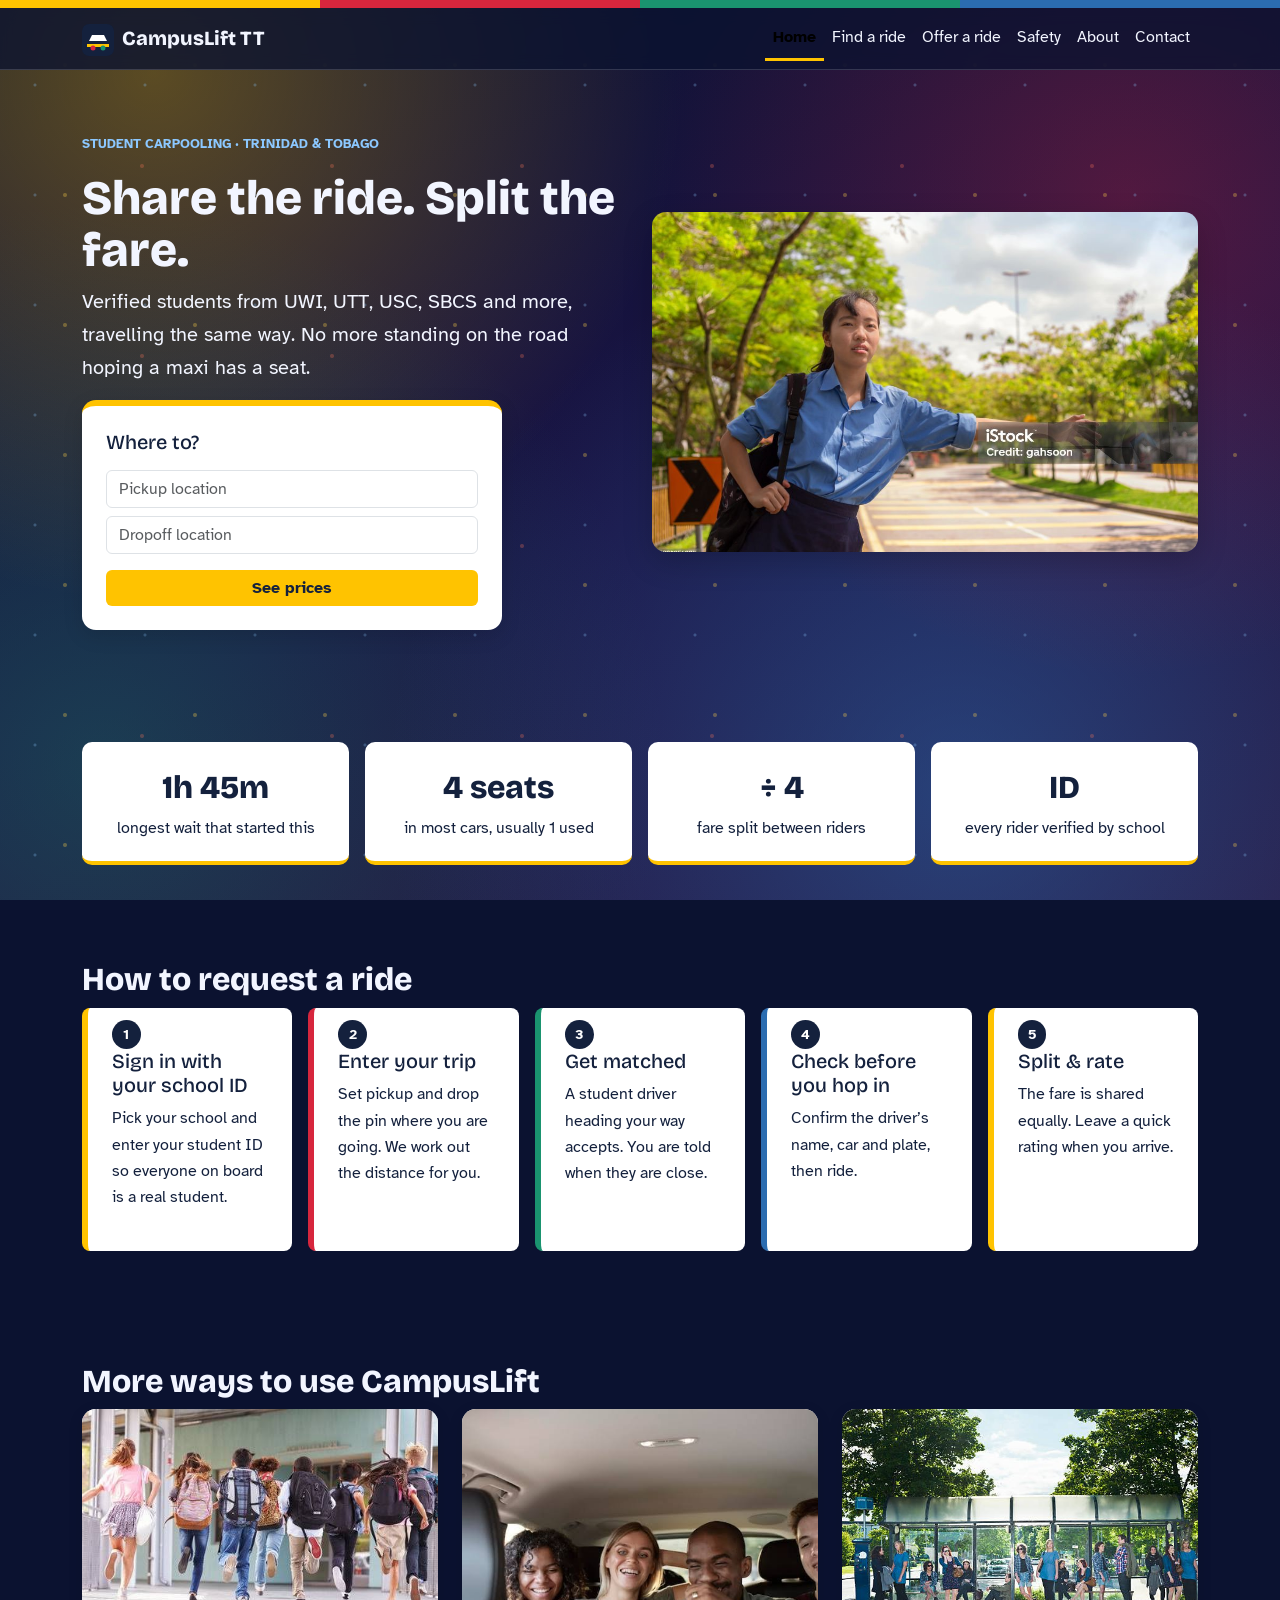
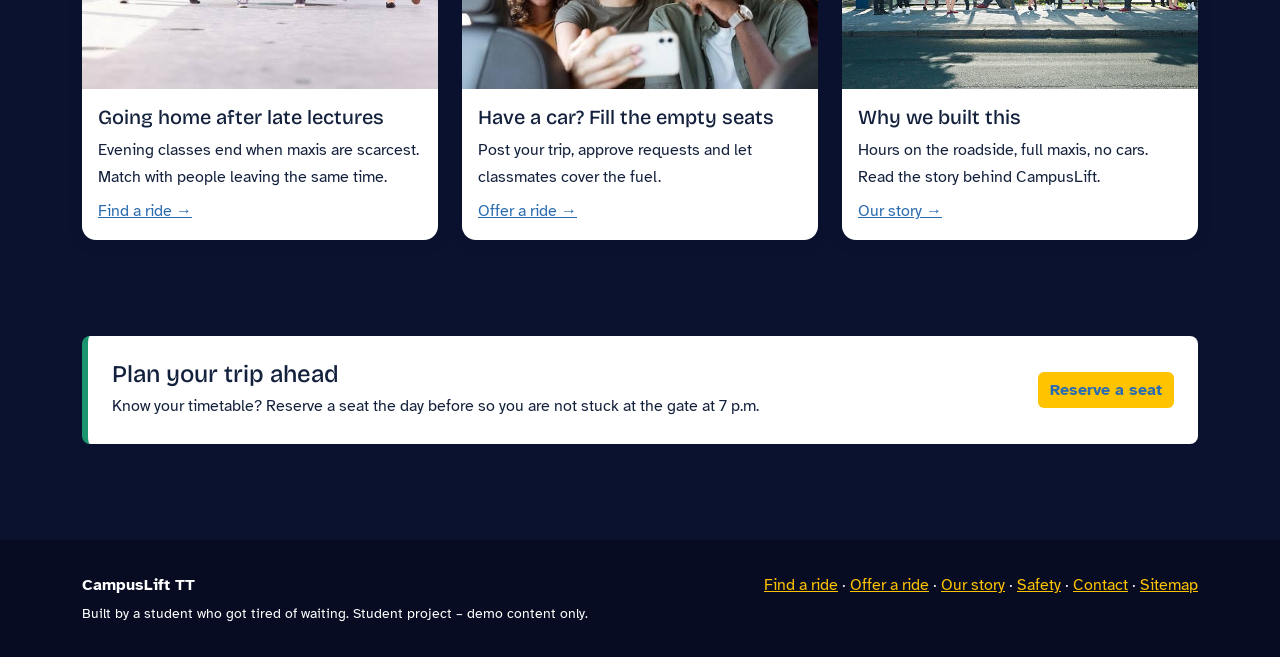
<file: index.html>
<!doctype html>
<html lang="en">
  <head>
    <meta charset="utf-8">
    <meta name="viewport" content="width=device-width,initial-scale=1">
    <title>Student carpooling in Trinidad &amp; Tobago | CampusLift TT</title>
    <meta
      name="description"
      content="Verified students sharing rides between campuses and home across Trinidad and Tobago. Split the fare.">
    <link rel="canonical" href="https://campuslift.github.io/Ezekiel.github.io/index.html">
    <link rel="icon" href="img/logo.svg">
    <link rel="preconnect" href="https://fonts.googleapis.com">
    <link rel="preconnect" href="https://fonts.gstatic.com" crossorigin>
    <link
      href="https://fonts.googleapis.com/css2?family=Atkinson+Hyperlegible:wght@400;700&family=Bricolage+Grotesque:wght@700;800&display=swap"
      rel="stylesheet">
    <link
      href="https://cdn.jsdelivr.net/npm/bootstrap@5.3.3/dist/css/bootstrap.min.css"
      rel="stylesheet">
    <link href="css/styles.css?v=1.6" rel="stylesheet">
  </head>
  <body>
    <a class="visually-hidden-focusable" href="#main">Skip to content</a>
    <div class="route-stripe" role="presentation"></div>
    <header>
      <nav class="navbar navbar-expand-md" aria-label="Main">
        <div class="container">
          <a class="navbar-brand" href="index.html"
            ><img src="img/logo.svg" width="32" height="32" alt="" class="me-2">CampusLift TT</a
          >
          <button
            class="navbar-toggler"
            type="button"
            data-bs-toggle="collapse"
            data-bs-target="#nav"
            aria-controls="nav"
            aria-expanded="false"
            aria-label="Toggle navigation"
          >
            <span class="navbar-toggler-icon"></span>
          </button>
          <div class="collapse navbar-collapse" id="nav">
            <ul class="navbar-nav ms-auto">
              <li class="nav-item">
                <a class="nav-link active" aria-current="page" href="index.html">Home</a>
              </li>
              <li class="nav-item"><a class="nav-link" href="find-ride.html">Find a ride</a></li>
              <li class="nav-item"><a class="nav-link" href="offer-ride.html">Offer a ride</a></li>
              <li class="nav-item"><a class="nav-link" href="safety.html">Safety</a></li>
              <li class="nav-item"><a class="nav-link" href="about.html">About</a></li>
              <li class="nav-item"><a class="nav-link" href="contact.html">Contact</a></li>
            </ul>
          </div>
        </div>
      </nav>
    </header>
    <main id="main">
      <div class="container">
        <section class="hero">
          <div class="row align-items-center g-4">
            <div class="col-lg-6">
              <p class="eyebrow">Student carpooling &middot; Trinidad &amp; Tobago</p>
              <h1>Share the ride. Split the fare.</h1>
              <p class="lead">
                Verified students from UWI, UTT, USC, SBCS and more, travelling the same way. No
                more standing on the road hoping a maxi has a seat.
              </p>
              <form
                class="where-card"
                action="find-ride.html"
                method="get"
                aria-label="Quick trip search"
              >
                <h2 class="h5 mb-3">Where to?</h2>
                <label class="visually-hidden" for="hp">Pickup location</label
                ><input
                  id="hp"
                  name="from"
                  class="form-control mb-2"
                  list="places"
                  placeholder="Pickup location"
                  autocomplete="off">
                <label class="visually-hidden" for="hd">Dropoff location</label
                ><input
                  id="hd"
                  name="to"
                  class="form-control mb-3"
                  list="places"
                  placeholder="Dropoff location"
                  autocomplete="off">
                <button class="btn btn-go w-100" type="submit">See prices</button>
              </form>
              <datalist id="places">
                <option value="UWI St. Augustine"></option>
                <option value="UTT Valsayn"></option>
                <option value="USC Maracas"></option>
                <option value="Port of Spain"></option>
                <option value="Chaguanas"></option>
                <option value="San Fernando"></option>
                <option value="Arima"></option>
                <option value="Piarco Airport"></option>
              </datalist>
            </div>
            <div class="col-lg-6">
              <img
                src="img/photos/hero-students.jpg"
                data-fallback="img/hero.svg"
                class="hero-img photo"
                width="640"
                height="400"
                alt="A student in school uniform holding out her arm to flag down a ride">
            </div>
          </div>
        </section>

        <section class="stats" aria-label="Why students use CampusLift">
          <div class="row g-3 text-center">
            <div class="col-6 col-md-3">
              <div class="stat">
                <span class="num">1h 45m</span><span>longest wait that started this</span>
              </div>
            </div>
            <div class="col-6 col-md-3">
              <div class="stat">
                <span class="num">4 seats</span><span>in most cars, usually 1 used</span>
              </div>
            </div>
            <div class="col-6 col-md-3">
              <div class="stat">
                <span class="num">&divide; 4</span><span>fare split between riders</span>
              </div>
            </div>
            <div class="col-6 col-md-3">
              <div class="stat">
                <span class="num">ID</span><span>every rider verified by school</span>
              </div>
            </div>
          </div>
        </section>

        <section aria-labelledby="how">
          <h2 id="how">How to request a ride</h2>
          <ol class="row g-3 list-unstyled steps">
            <li class="col-md">
              <div class="panel">
                <span class="n">1</span>
                <h3 class="h5">Sign in with your school ID</h3>
                <p>
                  Pick your school and enter your student ID so everyone on board is a real student.
                </p>
              </div>
            </li>
            <li class="col-md">
              <div class="panel red">
                <span class="n">2</span>
                <h3 class="h5">Enter your trip</h3>
                <p>
                  Set pickup and drop the pin where you are going. We work out the distance for you.
                </p>
              </div>
            </li>
            <li class="col-md">
              <div class="panel green">
                <span class="n">3</span>
                <h3 class="h5">Get matched</h3>
                <p>A student driver heading your way accepts. You are told when they are close.</p>
              </div>
            </li>
            <li class="col-md">
              <div class="panel blue">
                <span class="n">4</span>
                <h3 class="h5">Check before you hop in</h3>
                <p>Confirm the driver&rsquo;s name, car and plate, then ride.</p>
              </div>
            </li>
            <li class="col-md">
              <div class="panel">
                <span class="n">5</span>
                <h3 class="h5">Split &amp; rate</h3>
                <p>The fare is shared equally. Leave a quick rating when you arrive.</p>
              </div>
            </li>
          </ol>
        </section>

        <section aria-labelledby="more">
          <h2 id="more">More ways to use CampusLift</h2>
          <div class="row g-4">
            <div class="col-md-4">
              <article class="card-photo h-100">
                <img
                  class="photo"
                  src="img/photos/campus-students.jpg"
                  data-fallback="img/campus.svg"
                  loading="lazy"
                  width="640"
                  height="400"
                  alt="Students running out of school together with their backpacks">
                <div class="p-3">
                  <h3 class="h5">Going home after late lectures</h3>
                  <p class="mb-2">
                    Evening classes end when maxis are scarcest. Match with people leaving the same
                    time.
                  </p>
                  <a href="find-ride.html">Find a ride &rarr;</a>
                </div>
              </article>
            </div>
            <div class="col-md-4">
              <article class="card-photo h-100">
                <img
                  class="photo"
                  src="img/photos/carpool-friends.jpg"
                  data-fallback="img/carpool.svg"
                  loading="lazy"
                  width="640"
                  height="400"
                  alt="Four friends laughing together in a car">
                <div class="p-3">
                  <h3 class="h5">Have a car? Fill the empty seats</h3>
                  <p class="mb-2">
                    Post your trip, approve requests and let classmates cover the fuel.
                  </p>
                  <a href="offer-ride.html">Offer a ride &rarr;</a>
                </div>
              </article>
            </div>
            <div class="col-md-4">
              <article class="card-photo h-100">
                <img
                  class="photo"
                  src="img/photos/waiting-roadside.jpg"
                  data-fallback="img/waiting.svg"
                  loading="lazy"
                  width="640"
                  height="400"
                  alt="A group of people waiting together at a bus shelter">
                <div class="p-3">
                  <h3 class="h5">Why we built this</h3>
                  <p class="mb-2">
                    Hours on the roadside, full maxis, no cars. Read the story behind CampusLift.
                  </p>
                  <a href="about.html">Our story &rarr;</a>
                </div>
              </article>
            </div>
          </div>
        </section>

        <section aria-labelledby="plan">
          <div class="panel green d-md-flex justify-content-between align-items-center gap-3">
            <div>
              <h2 id="plan" class="h4 mb-1">Plan your trip ahead</h2>
              <p class="mb-0">
                Know your timetable? Reserve a seat the day before so you are not stuck at the gate
                at 7 p.m.
              </p>
            </div>
            <a class="btn btn-go mt-3 mt-md-0" href="find-ride.html">Reserve a seat</a>
          </div>
        </section>
      </div>
    </main>
    <footer>
      <div class="container">
        <div class="row g-3">
          <div class="col-md-6">
            <p class="mb-1"><strong>CampusLift TT</strong></p>
            <p class="mb-0 small">
              Built by a student who got tired of waiting. Student project &ndash; demo content
              only.
            </p>
          </div>
          <div class="col-md-6 text-md-end">
            <p class="mb-0">
              <a href="find-ride.html">Find a ride</a> &middot;
              <a href="offer-ride.html">Offer a ride</a> &middot;
              <a href="about.html">Our story</a> &middot; <a href="safety.html">Safety</a> &middot;
              <a href="contact.html">Contact</a> &middot; <a href="sitemap.xml">Sitemap</a>
            </p>
          </div>
        </div>
      </div>
    </footer>
    <script
      src="https://cdn.jsdelivr.net/npm/bootstrap@5.3.3/dist/js/bootstrap.bundle.min.js"
      defer
    ></script>
    <script src="js/main.js?v=1.6" defer></script>
    <script type="application/ld+json">
      {
        "@context": "https://schema.org",
        "@type": "WebSite",
        "name": "CampusLift TT",
        "url": "https://campuslift.github.io/Ezekiel.github.io/"
      }
    </script>
  </body>
</html>
</file>
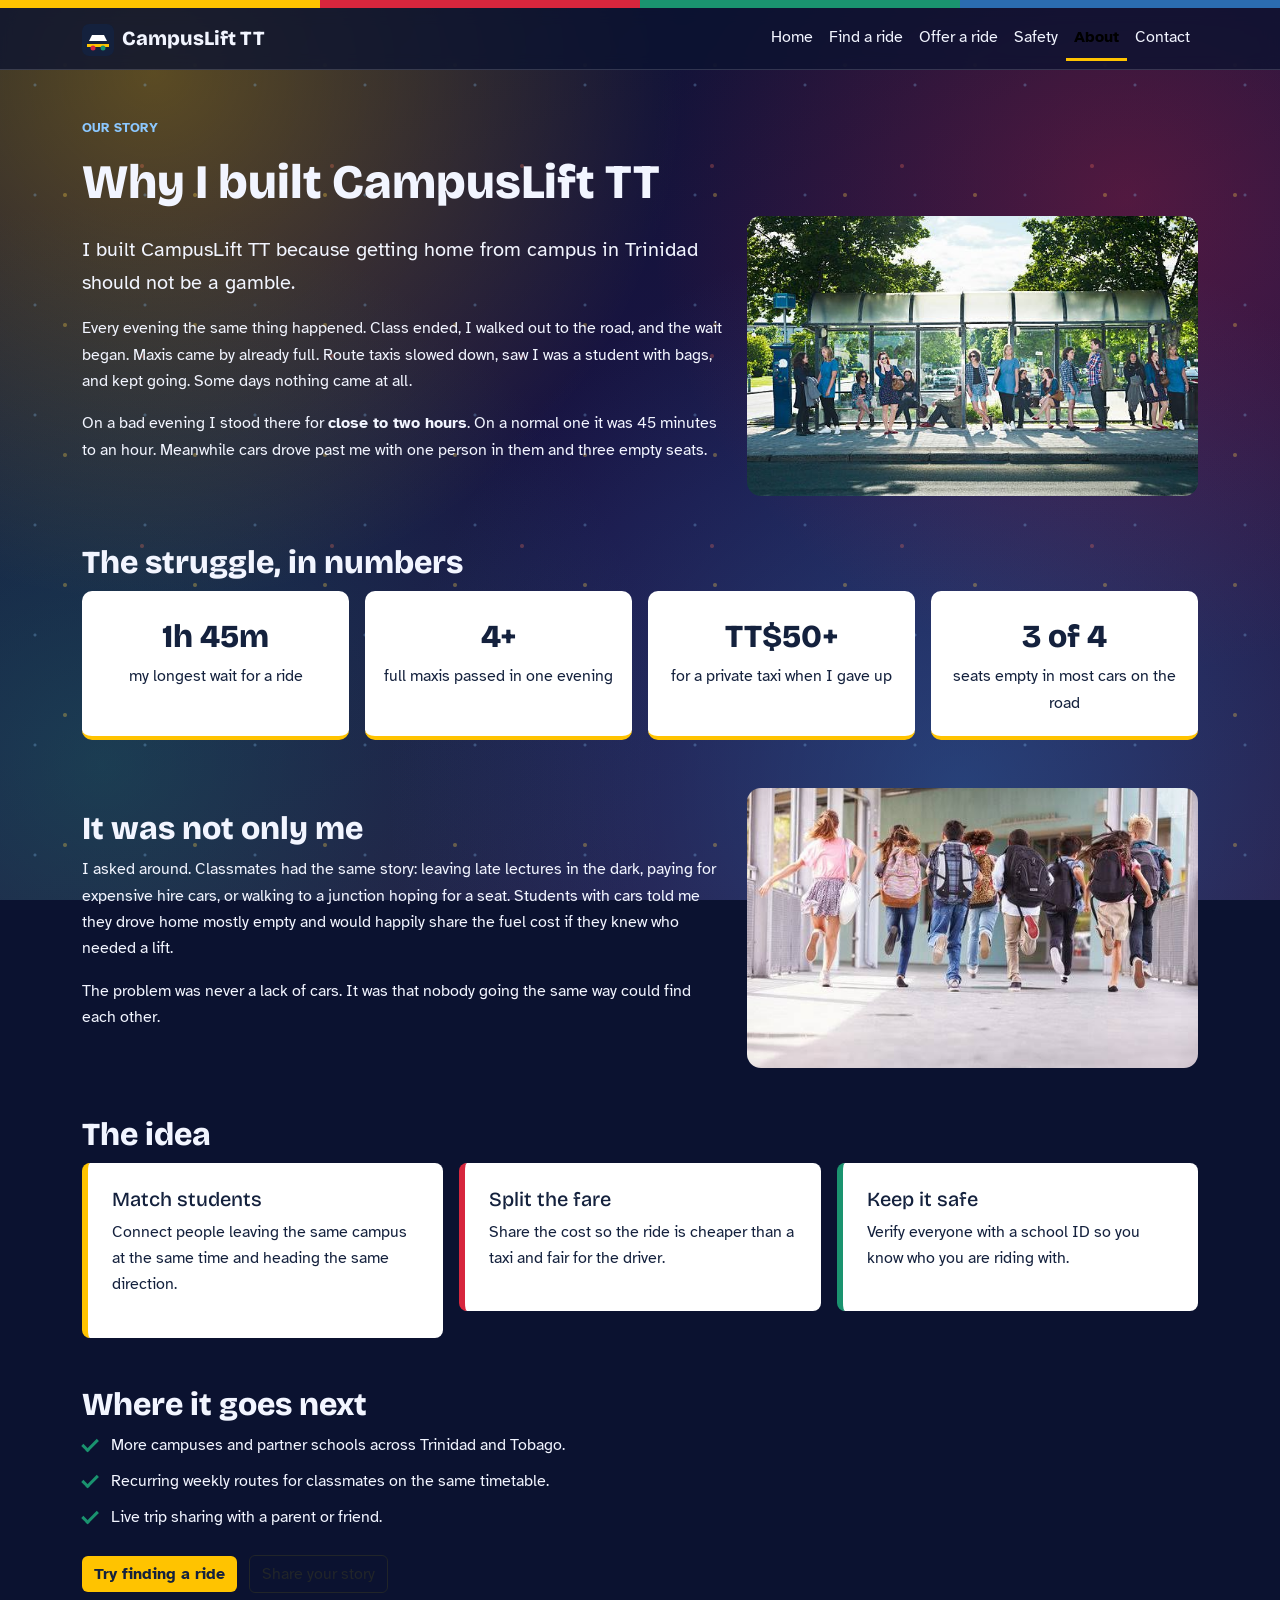
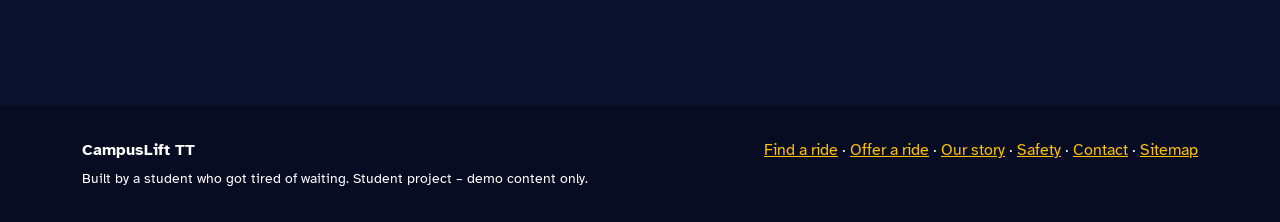
<file: about.html>
<!doctype html>
<html lang="en">
  <head>
    <meta charset="utf-8">
    <meta name="viewport" content="width=device-width,initial-scale=1">
    <title>About | CampusLift TT</title>
    <meta
      name="description"
      content="Why a Trinidad student built CampusLift TT after long waits for full maxis and scarce cars.">
    <link rel="canonical" href="https://campuslift.github.io/Ezekiel.github.io/about.html">
    <link rel="icon" href="img/logo.svg">
    <link rel="preconnect" href="https://fonts.googleapis.com">
    <link rel="preconnect" href="https://fonts.gstatic.com" crossorigin>
    <link
      href="https://fonts.googleapis.com/css2?family=Atkinson+Hyperlegible:wght@400;700&family=Bricolage+Grotesque:wght@700;800&display=swap"
      rel="stylesheet">
    <link
      href="https://cdn.jsdelivr.net/npm/bootstrap@5.3.3/dist/css/bootstrap.min.css"
      rel="stylesheet">
    <link href="css/styles.css?v=1.6" rel="stylesheet">
  </head>
  <body>
    <a class="visually-hidden-focusable" href="#main">Skip to content</a>
    <div class="route-stripe" role="presentation"></div>
    <header>
      <nav class="navbar navbar-expand-md" aria-label="Main">
        <div class="container">
          <a class="navbar-brand" href="index.html"
            ><img src="img/logo.svg" width="32" height="32" alt="" class="me-2">CampusLift TT</a
          >
          <button
            class="navbar-toggler"
            type="button"
            data-bs-toggle="collapse"
            data-bs-target="#nav"
            aria-controls="nav"
            aria-expanded="false"
            aria-label="Toggle navigation"
          >
            <span class="navbar-toggler-icon"></span>
          </button>
          <div class="collapse navbar-collapse" id="nav">
            <ul class="navbar-nav ms-auto">
              <li class="nav-item"><a class="nav-link" href="index.html">Home</a></li>
              <li class="nav-item"><a class="nav-link" href="find-ride.html">Find a ride</a></li>
              <li class="nav-item"><a class="nav-link" href="offer-ride.html">Offer a ride</a></li>
              <li class="nav-item"><a class="nav-link" href="safety.html">Safety</a></li>
              <li class="nav-item">
                <a class="nav-link active" aria-current="page" href="about.html">About</a>
              </li>
              <li class="nav-item"><a class="nav-link" href="contact.html">Contact</a></li>
            </ul>
          </div>
        </div>
      </nav>
    </header>
    <main id="main">
      <div class="container">
        <section>
          <p class="eyebrow">Our story</p>
          <h1>Why I built CampusLift TT</h1>
          <div class="row g-4 align-items-center">
            <div class="col-md-7">
              <p class="lead">
                I built CampusLift TT because getting home from campus in Trinidad should not be a
                gamble.
              </p>
              <!-- EDIT: replace the personal details and numbers below with your real ones. -->
              <p>
                Every evening the same thing happened. Class ended, I walked out to the road, and
                the wait began. Maxis came by already full. Route taxis slowed down, saw I was a
                student with bags, and kept going. Some days nothing came at all.
              </p>
              <p>
                On a bad evening I stood there for <strong>close to two hours</strong>. On a normal
                one it was 45 minutes to an hour. Meanwhile cars drove past me with one person in
                them and three empty seats.
              </p>
            </div>
            <div class="col-md-5">
              <img
                src="img/photos/waiting-roadside.jpg"
                data-fallback="img/waiting.svg"
                class="photo"
                width="640"
                height="400"
                alt="A group of people waiting together at a bus shelter">
            </div>
          </div>
        </section>

        <section class="pt-0">
          <h2>The struggle, in numbers</h2>
          <div class="row g-3 text-center">
            <div class="col-6 col-md-3">
              <div class="stat">
                <span class="num">1h 45m</span><span>my longest wait for a ride</span>
              </div>
            </div>
            <div class="col-6 col-md-3">
              <div class="stat">
                <span class="num">4+</span><span>full maxis passed in one evening</span>
              </div>
            </div>
            <div class="col-6 col-md-3">
              <div class="stat">
                <span class="num">TT$50+</span><span>for a private taxi when I gave up</span>
              </div>
            </div>
            <div class="col-6 col-md-3">
              <div class="stat">
                <span class="num">3 of 4</span><span>seats empty in most cars on the road</span>
              </div>
            </div>
          </div>
        </section>

        <section class="pt-0">
          <div class="row g-4 align-items-center">
            <div class="col-md-5 order-md-2">
              <img
                src="img/photos/campus-students.jpg"
                data-fallback="img/campus.svg"
                class="photo"
                loading="lazy"
                width="640"
                height="400"
                alt="Students running out of school together with their backpacks">
            </div>
            <div class="col-md-7 order-md-1">
              <h2>It was not only me</h2>
              <p>
                I asked around. Classmates had the same story: leaving late lectures in the dark,
                paying for expensive hire cars, or walking to a junction hoping for a seat. Students
                with cars told me they drove home mostly empty and would happily share the fuel cost
                if they knew who needed a lift.
              </p>
              <p>
                The problem was never a lack of cars. It was that nobody going the same way could
                find each other.
              </p>
            </div>
          </div>
        </section>

        <section class="pt-0">
          <h2>The idea</h2>
          <div class="row g-3">
            <div class="col-md-4">
              <div class="panel">
                <h3 class="h5">Match students</h3>
                <p>
                  Connect people leaving the same campus at the same time and heading the same
                  direction.
                </p>
              </div>
            </div>
            <div class="col-md-4">
              <div class="panel red">
                <h3 class="h5">Split the fare</h3>
                <p>Share the cost so the ride is cheaper than a taxi and fair for the driver.</p>
              </div>
            </div>
            <div class="col-md-4">
              <div class="panel green">
                <h3 class="h5">Keep it safe</h3>
                <p>Verify everyone with a school ID so you know who you are riding with.</p>
              </div>
            </div>
          </div>
        </section>

        <section class="pt-0">
          <h2>Where it goes next</h2>
          <ul class="tick list-unstyled">
            <li>More campuses and partner schools across Trinidad and Tobago.</li>
            <li>Recurring weekly routes for classmates on the same timetable.</li>
            <li>Live trip sharing with a parent or friend.</li>
          </ul>
          <p class="mt-4">
            <a class="btn btn-go" href="find-ride.html">Try finding a ride</a>
            <a class="btn btn-outline-dark ms-2" href="contact.html">Share your story</a>
          </p>
        </section>
      </div>
    </main>
    <footer>
      <div class="container">
        <div class="row g-3">
          <div class="col-md-6">
            <p class="mb-1"><strong>CampusLift TT</strong></p>
            <p class="mb-0 small">
              Built by a student who got tired of waiting. Student project &ndash; demo content
              only.
            </p>
          </div>
          <div class="col-md-6 text-md-end">
            <p class="mb-0">
              <a href="find-ride.html">Find a ride</a> &middot;
              <a href="offer-ride.html">Offer a ride</a> &middot;
              <a href="about.html">Our story</a> &middot; <a href="safety.html">Safety</a> &middot;
              <a href="contact.html">Contact</a> &middot; <a href="sitemap.xml">Sitemap</a>
            </p>
          </div>
        </div>
      </div>
    </footer>
    <script
      src="https://cdn.jsdelivr.net/npm/bootstrap@5.3.3/dist/js/bootstrap.bundle.min.js"
      defer
    ></script>
    <script src="js/main.js?v=1.6" defer></script>
  </body>
</html>
</file>
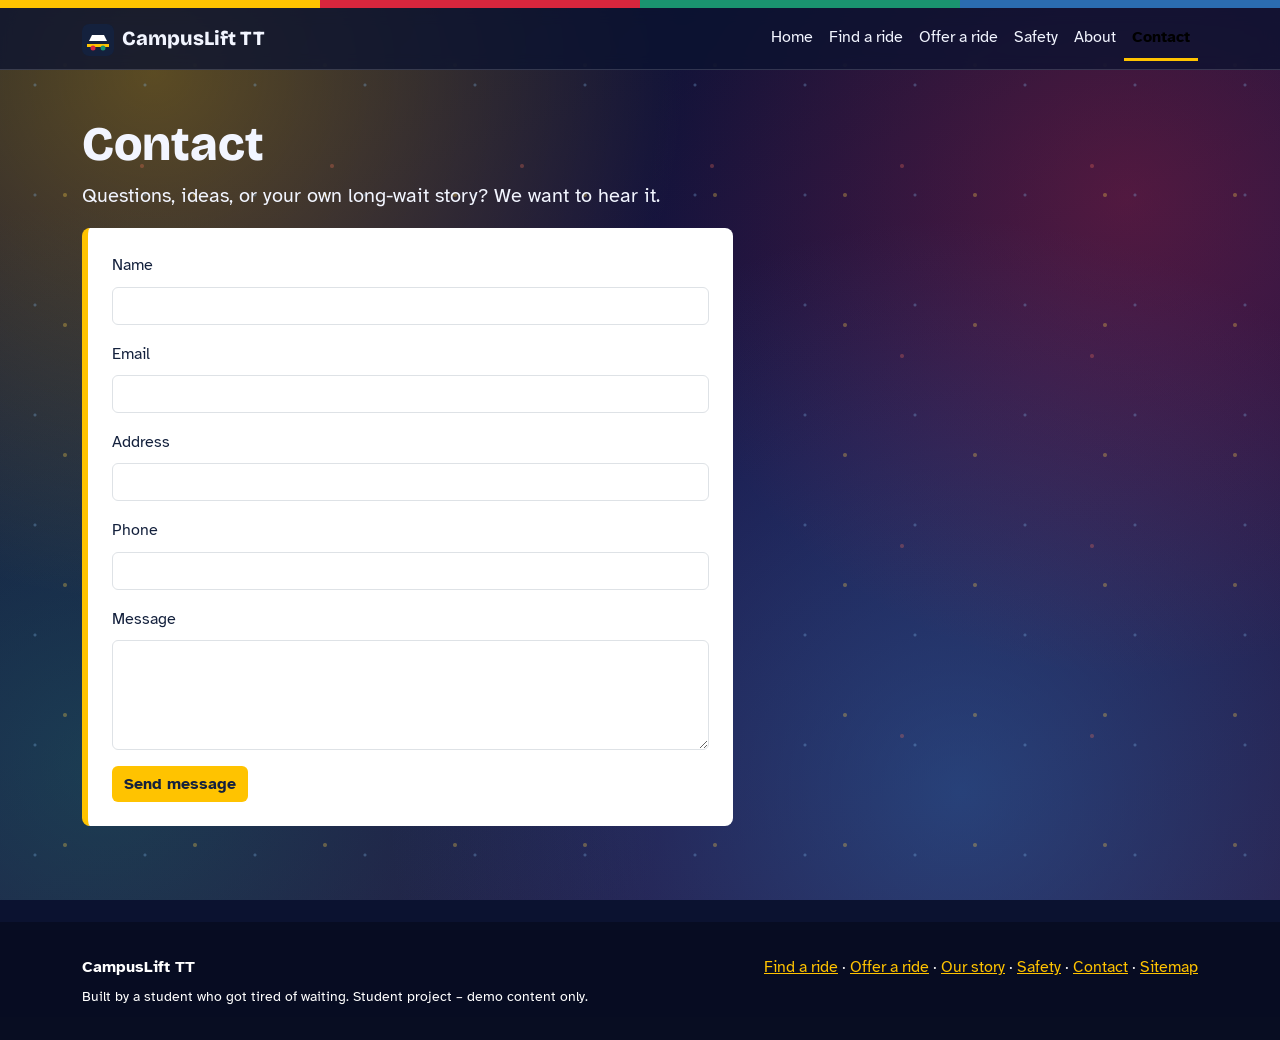
<file: contact.html>
<!doctype html>
<html lang="en">
  <head>
    <meta charset="utf-8">
    <meta name="viewport" content="width=device-width,initial-scale=1">
    <title>Contact | CampusLift TT</title>
    <meta name="description" content="Contact the CampusLift TT team.">
    <link rel="canonical" href="https://campuslift.github.io/Ezekiel.github.io/contact.html">
    <link rel="icon" href="img/logo.svg">
    <link rel="preconnect" href="https://fonts.googleapis.com">
    <link rel="preconnect" href="https://fonts.gstatic.com" crossorigin>
    <link
      href="https://fonts.googleapis.com/css2?family=Atkinson+Hyperlegible:wght@400;700&family=Bricolage+Grotesque:wght@700;800&display=swap"
      rel="stylesheet">
    <link
      href="https://cdn.jsdelivr.net/npm/bootstrap@5.3.3/dist/css/bootstrap.min.css"
      rel="stylesheet">
    <link href="css/styles.css?v=1.6" rel="stylesheet">
  </head>
  <body>
    <a class="visually-hidden-focusable" href="#main">Skip to content</a>
    <div class="route-stripe" role="presentation"></div>
    <header>
      <nav class="navbar navbar-expand-md" aria-label="Main">
        <div class="container">
          <a class="navbar-brand" href="index.html"
            ><img src="img/logo.svg" width="32" height="32" alt="" class="me-2">CampusLift TT</a
          >
          <button
            class="navbar-toggler"
            type="button"
            data-bs-toggle="collapse"
            data-bs-target="#nav"
            aria-controls="nav"
            aria-expanded="false"
            aria-label="Toggle navigation"
          >
            <span class="navbar-toggler-icon"></span>
          </button>
          <div class="collapse navbar-collapse" id="nav">
            <ul class="navbar-nav ms-auto">
              <li class="nav-item"><a class="nav-link" href="index.html">Home</a></li>
              <li class="nav-item"><a class="nav-link" href="find-ride.html">Find a ride</a></li>
              <li class="nav-item"><a class="nav-link" href="offer-ride.html">Offer a ride</a></li>
              <li class="nav-item"><a class="nav-link" href="safety.html">Safety</a></li>
              <li class="nav-item"><a class="nav-link" href="about.html">About</a></li>
              <li class="nav-item">
                <a class="nav-link active" aria-current="page" href="contact.html">Contact</a>
              </li>
            </ul>
          </div>
        </div>
      </nav>
    </header>
    <main id="main">
      <div class="container">
        <section>
          <h1>Contact</h1>
          <p class="lead">Questions, ideas, or your own long-wait story? We want to hear it.</p>
          <form
            id="contactForm"
            class="panel col-md-7"
            action="https://formspree.io/f/mdegjldd"
            method="post"
            novalidate
          >
            <div class="mb-3">
              <label class="form-label" for="name">Name</label
              ><input id="name" name="name" class="form-control" autocomplete="name">
              <div class="invalid-feedback">Enter your name using letters only.</div>
            </div>
            <div class="mb-3">
              <label class="form-label" for="email">Email</label
              ><input
                id="email"
                name="email"
                type="email"
                class="form-control"
                autocomplete="email">
              <div class="invalid-feedback">Enter a valid email, like name@school.edu.tt.</div>
            </div>
            <div class="mb-3">
              <label class="form-label" for="address">Address</label
              ><input
                id="address"
                name="address"
                class="form-control"
                autocomplete="street-address">
              <div class="invalid-feedback">Enter your full address (at least 8 characters).</div>
            </div>
            <div class="mb-3">
              <label class="form-label" for="tel">Phone</label
              ><input id="tel" name="tel" type="tel" class="form-control" autocomplete="tel">
              <div class="invalid-feedback">Enter a phone number, like 868-555-0123.</div>
            </div>
            <div class="mb-3">
              <label class="form-label" for="message">Message</label
              ><textarea id="message" name="message" rows="4" class="form-control"></textarea>
              <div class="invalid-feedback">Write a short message (at least 10 characters).</div>
            </div>
            <button class="btn btn-go" type="submit" id="sendBtn">Send message</button>
            <p id="sent" class="d-none text-success mt-3" role="status">
              Thanks! Your message was sent.
            </p>
            <p id="sendError" class="d-none text-danger mt-3" role="alert">
              Sorry, the message could not be sent. Please try again in a moment.
            </p>
          </form>
        </section>
      </div>
    </main>
    <footer>
      <div class="container">
        <div class="row g-3">
          <div class="col-md-6">
            <p class="mb-1"><strong>CampusLift TT</strong></p>
            <p class="mb-0 small">
              Built by a student who got tired of waiting. Student project &ndash; demo content
              only.
            </p>
          </div>
          <div class="col-md-6 text-md-end">
            <p class="mb-0">
              <a href="find-ride.html">Find a ride</a> &middot;
              <a href="offer-ride.html">Offer a ride</a> &middot;
              <a href="about.html">Our story</a> &middot; <a href="safety.html">Safety</a> &middot;
              <a href="contact.html">Contact</a> &middot; <a href="sitemap.xml">Sitemap</a>
            </p>
          </div>
        </div>
      </div>
    </footer>
    <script
      src="https://cdn.jsdelivr.net/npm/bootstrap@5.3.3/dist/js/bootstrap.bundle.min.js"
      defer
    ></script>
    <script src="js/main.js?v=1.6" defer></script>
  </body>
</html>
</file>
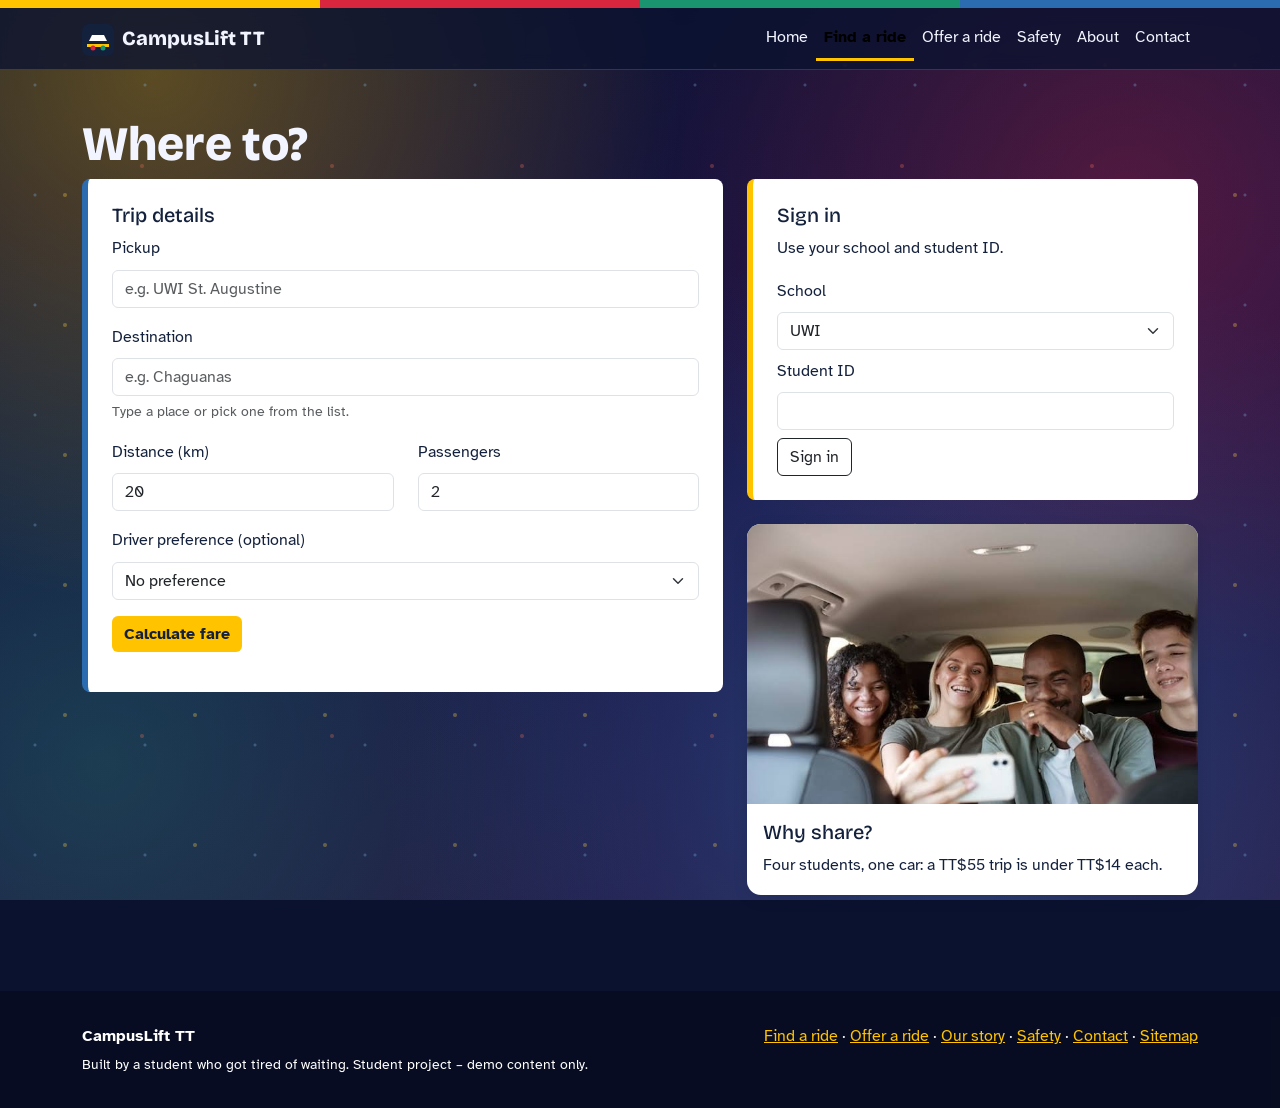
<file: find-ride.html>
<!doctype html>
<html lang="en">
  <head>
    <meta charset="utf-8">
    <meta name="viewport" content="width=device-width,initial-scale=1">
    <title>Find a ride | CampusLift TT</title>
    <meta
      name="description"
      content="Search shared rides between campuses and home, and see your fare split.">
    <link rel="canonical" href="https://campuslift.github.io/Ezekiel.github.io/find-ride.html">
    <link rel="icon" href="img/logo.svg">
    <link rel="preconnect" href="https://fonts.googleapis.com">
    <link rel="preconnect" href="https://fonts.gstatic.com" crossorigin>
    <link
      href="https://fonts.googleapis.com/css2?family=Atkinson+Hyperlegible:wght@400;700&family=Bricolage+Grotesque:wght@700;800&display=swap"
      rel="stylesheet">
    <link
      href="https://cdn.jsdelivr.net/npm/bootstrap@5.3.3/dist/css/bootstrap.min.css"
      rel="stylesheet">
    <link href="css/styles.css?v=1.6" rel="stylesheet">
  </head>
  <body>
    <a class="visually-hidden-focusable" href="#main">Skip to content</a>
    <div class="route-stripe" role="presentation"></div>
    <header>
      <nav class="navbar navbar-expand-md" aria-label="Main">
        <div class="container">
          <a class="navbar-brand" href="index.html"
            ><img src="img/logo.svg" width="32" height="32" alt="" class="me-2">CampusLift TT</a
          >
          <button
            class="navbar-toggler"
            type="button"
            data-bs-toggle="collapse"
            data-bs-target="#nav"
            aria-controls="nav"
            aria-expanded="false"
            aria-label="Toggle navigation"
          >
            <span class="navbar-toggler-icon"></span>
          </button>
          <div class="collapse navbar-collapse" id="nav">
            <ul class="navbar-nav ms-auto">
              <li class="nav-item"><a class="nav-link" href="index.html">Home</a></li>
              <li class="nav-item">
                <a class="nav-link active" aria-current="page" href="find-ride.html">Find a ride</a>
              </li>
              <li class="nav-item"><a class="nav-link" href="offer-ride.html">Offer a ride</a></li>
              <li class="nav-item"><a class="nav-link" href="safety.html">Safety</a></li>
              <li class="nav-item"><a class="nav-link" href="about.html">About</a></li>
              <li class="nav-item"><a class="nav-link" href="contact.html">Contact</a></li>
            </ul>
          </div>
        </div>
      </nav>
    </header>
    <main id="main">
      <div class="container">
        <section>
          <h1>Where to?</h1>
          <div class="row g-4">
            <div class="col-lg-7">
              <form id="fareForm" class="panel blue" novalidate>
                <h2 class="h5">Trip details</h2>
                <div class="mb-3">
                  <label class="form-label" for="from">Pickup</label>
                  <input
                    id="from"
                    class="form-control"
                    list="places"
                    placeholder="e.g. UWI St. Augustine"
                    autocomplete="off">
                </div>
                <div class="mb-3">
                  <label class="form-label" for="to">Destination</label
                  ><input
                    id="to"
                    class="form-control"
                    list="places"
                    placeholder="e.g. Chaguanas"
                    autocomplete="off">
                  <div class="form-text">Type a place or pick one from the list.</div>
                </div>
                <div class="row">
                  <div class="col-6 mb-3">
                    <label class="form-label" for="km">Distance (km)</label
                    ><input
                      id="km"
                      type="number"
                      min="1"
                      step="0.1"
                      class="form-control"
                      value="20">
                  </div>
                  <div class="col-6 mb-3">
                    <label class="form-label" for="pax">Passengers</label
                    ><input id="pax" type="number" min="1" max="4" class="form-control" value="2">
                  </div>
                </div>
                <div class="mb-3">
                  <label class="form-label" for="pref">Driver preference (optional)</label
                  ><select id="pref" class="form-select">
                    <option>No preference</option>
                    <option>Female driver</option>
                    <option>Male driver</option>
                  </select>
                </div>
                <button class="btn btn-go" type="submit">Calculate fare</button>
                <p id="fareOut" class="mt-3 mb-0" role="status" aria-live="polite"></p>
              </form>
              <datalist id="places">
                <option value="UWI St. Augustine"></option>
                <option value="UTT Valsayn"></option>
                <option value="USC Maracas"></option>
                <option value="Port of Spain"></option>
                <option value="Chaguanas"></option>
                <option value="San Fernando"></option>
                <option value="Arima"></option>
                <option value="Piarco Airport"></option>
              </datalist>
            </div>
            <div class="col-lg-5">
              <div class="panel">
                <h2 class="h5">Sign in</h2>
                <p>Use your school and student ID.</p>
                <label class="form-label" for="school">School</label
                ><select id="school" class="form-select mb-2">
                  <option>UWI</option>
                  <option>UTT</option>
                  <option>USC</option>
                  <option>SBCS</option></select
                ><label class="form-label" for="sid">Student ID</label
                ><input id="sid" class="form-control mb-2" autocomplete="username"><button
                  class="btn btn-outline-dark"
                  type="button"
                >
                  Sign in
                </button>
              </div>

              <article class="card-photo mt-4">
                <img
                  class="photo"
                  src="img/photos/carpool-friends.jpg"
                  data-fallback="img/carpool.svg"
                  loading="lazy"
                  width="640"
                  height="400"
                  alt="Four friends laughing together in a car">
                <div class="p-3">
                  <h2 class="h5">Why share?</h2>
                  <p class="mb-0">Four students, one car: a TT$55 trip is under TT$14 each.</p>
                </div>
              </article>
            </div>
          </div>
        </section>
      </div>
    </main>
    <footer>
      <div class="container">
        <div class="row g-3">
          <div class="col-md-6">
            <p class="mb-1"><strong>CampusLift TT</strong></p>
            <p class="mb-0 small">
              Built by a student who got tired of waiting. Student project &ndash; demo content
              only.
            </p>
          </div>
          <div class="col-md-6 text-md-end">
            <p class="mb-0">
              <a href="find-ride.html">Find a ride</a> &middot;
              <a href="offer-ride.html">Offer a ride</a> &middot;
              <a href="about.html">Our story</a> &middot; <a href="safety.html">Safety</a> &middot;
              <a href="contact.html">Contact</a> &middot; <a href="sitemap.xml">Sitemap</a>
            </p>
          </div>
        </div>
      </div>
    </footer>
    <script
      src="https://cdn.jsdelivr.net/npm/bootstrap@5.3.3/dist/js/bootstrap.bundle.min.js"
      defer
    ></script>
    <script src="js/main.js?v=1.6" defer></script>
  </body>
</html>
</file>
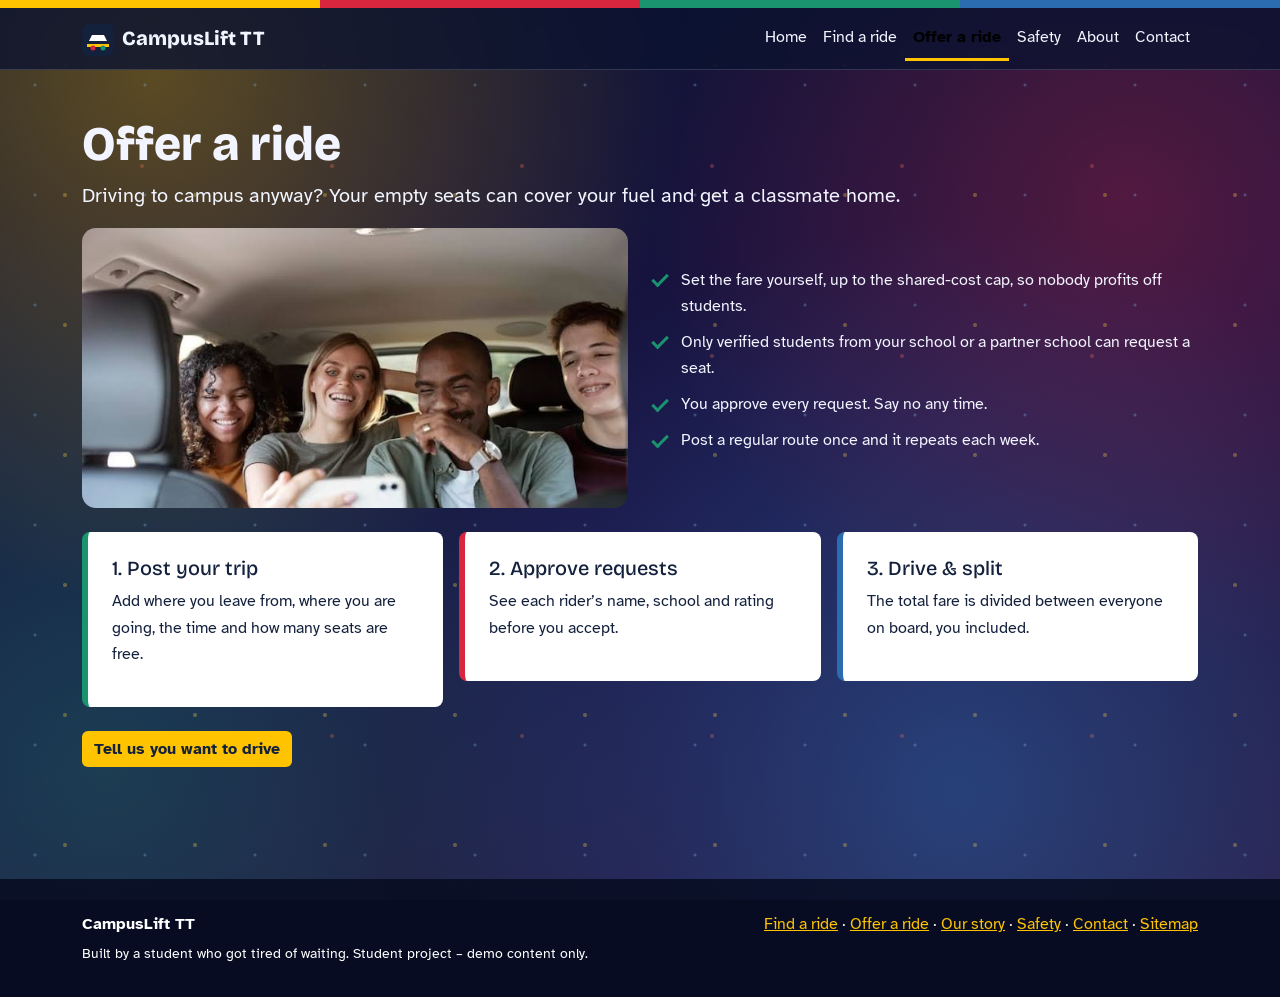
<file: offer-ride.html>
<!doctype html>
<html lang="en">
  <head>
    <meta charset="utf-8">
    <meta name="viewport" content="width=device-width,initial-scale=1">
    <title>Offer a ride | CampusLift TT</title>
    <meta
      name="description"
      content="Post your trip, approve requests from verified students and split the fuel cost.">
    <link rel="canonical" href="https://campuslift.github.io/Ezekiel.github.io/offer-ride.html">
    <link rel="icon" href="img/logo.svg">
    <link rel="preconnect" href="https://fonts.googleapis.com">
    <link rel="preconnect" href="https://fonts.gstatic.com" crossorigin>
    <link
      href="https://fonts.googleapis.com/css2?family=Atkinson+Hyperlegible:wght@400;700&family=Bricolage+Grotesque:wght@700;800&display=swap"
      rel="stylesheet">
    <link
      href="https://cdn.jsdelivr.net/npm/bootstrap@5.3.3/dist/css/bootstrap.min.css"
      rel="stylesheet">
    <link href="css/styles.css?v=1.6" rel="stylesheet">
  </head>
  <body>
    <a class="visually-hidden-focusable" href="#main">Skip to content</a>
    <div class="route-stripe" role="presentation"></div>
    <header>
      <nav class="navbar navbar-expand-md" aria-label="Main">
        <div class="container">
          <a class="navbar-brand" href="index.html"
            ><img src="img/logo.svg" width="32" height="32" alt="" class="me-2">CampusLift TT</a
          >
          <button
            class="navbar-toggler"
            type="button"
            data-bs-toggle="collapse"
            data-bs-target="#nav"
            aria-controls="nav"
            aria-expanded="false"
            aria-label="Toggle navigation"
          >
            <span class="navbar-toggler-icon"></span>
          </button>
          <div class="collapse navbar-collapse" id="nav">
            <ul class="navbar-nav ms-auto">
              <li class="nav-item"><a class="nav-link" href="index.html">Home</a></li>
              <li class="nav-item"><a class="nav-link" href="find-ride.html">Find a ride</a></li>
              <li class="nav-item">
                <a class="nav-link active" aria-current="page" href="offer-ride.html"
                  >Offer a ride</a
                >
              </li>
              <li class="nav-item"><a class="nav-link" href="safety.html">Safety</a></li>
              <li class="nav-item"><a class="nav-link" href="about.html">About</a></li>
              <li class="nav-item"><a class="nav-link" href="contact.html">Contact</a></li>
            </ul>
          </div>
        </div>
      </nav>
    </header>
    <main id="main">
      <div class="container">
        <section>
          <h1>Offer a ride</h1>
          <p class="lead">
            Driving to campus anyway? Your empty seats can cover your fuel and get a classmate home.
          </p>
          <div class="row g-4 align-items-center mb-4">
            <div class="col-md-6">
              <img
                src="img/photos/carpool-friends.jpg"
                data-fallback="img/carpool.svg"
                class="photo"
                width="640"
                height="400"
                alt="Four friends laughing together in a car">
            </div>
            <div class="col-md-6">
              <ul class="list-unstyled tick">
                <li>
                  Set the fare yourself, up to the shared-cost cap, so nobody profits off students.
                </li>
                <li>
                  Only verified students from your school or a partner school can request a seat.
                </li>
                <li>You approve every request. Say no any time.</li>
                <li>Post a regular route once and it repeats each week.</li>
              </ul>
            </div>
          </div>
          <div class="row g-3">
            <div class="col-md-4">
              <div class="panel green">
                <h2 class="h5">1. Post your trip</h2>
                <p>
                  Add where you leave from, where you are going, the time and how many seats are
                  free.
                </p>
              </div>
            </div>
            <div class="col-md-4">
              <div class="panel red">
                <h2 class="h5">2. Approve requests</h2>
                <p>See each rider&rsquo;s name, school and rating before you accept.</p>
              </div>
            </div>
            <div class="col-md-4">
              <div class="panel blue">
                <h2 class="h5">3. Drive &amp; split</h2>
                <p>The total fare is divided between everyone on board, you included.</p>
              </div>
            </div>
          </div>
          <p class="mt-4">
            <a class="btn btn-go" href="contact.html">Tell us you want to drive</a>
          </p>
        </section>
      </div>
    </main>
    <footer>
      <div class="container">
        <div class="row g-3">
          <div class="col-md-6">
            <p class="mb-1"><strong>CampusLift TT</strong></p>
            <p class="mb-0 small">
              Built by a student who got tired of waiting. Student project &ndash; demo content
              only.
            </p>
          </div>
          <div class="col-md-6 text-md-end">
            <p class="mb-0">
              <a href="find-ride.html">Find a ride</a> &middot;
              <a href="offer-ride.html">Offer a ride</a> &middot;
              <a href="about.html">Our story</a> &middot; <a href="safety.html">Safety</a> &middot;
              <a href="contact.html">Contact</a> &middot; <a href="sitemap.xml">Sitemap</a>
            </p>
          </div>
        </div>
      </div>
    </footer>
    <script
      src="https://cdn.jsdelivr.net/npm/bootstrap@5.3.3/dist/js/bootstrap.bundle.min.js"
      defer
    ></script>
    <script src="js/main.js?v=1.6" defer></script>
  </body>
</html>
</file>
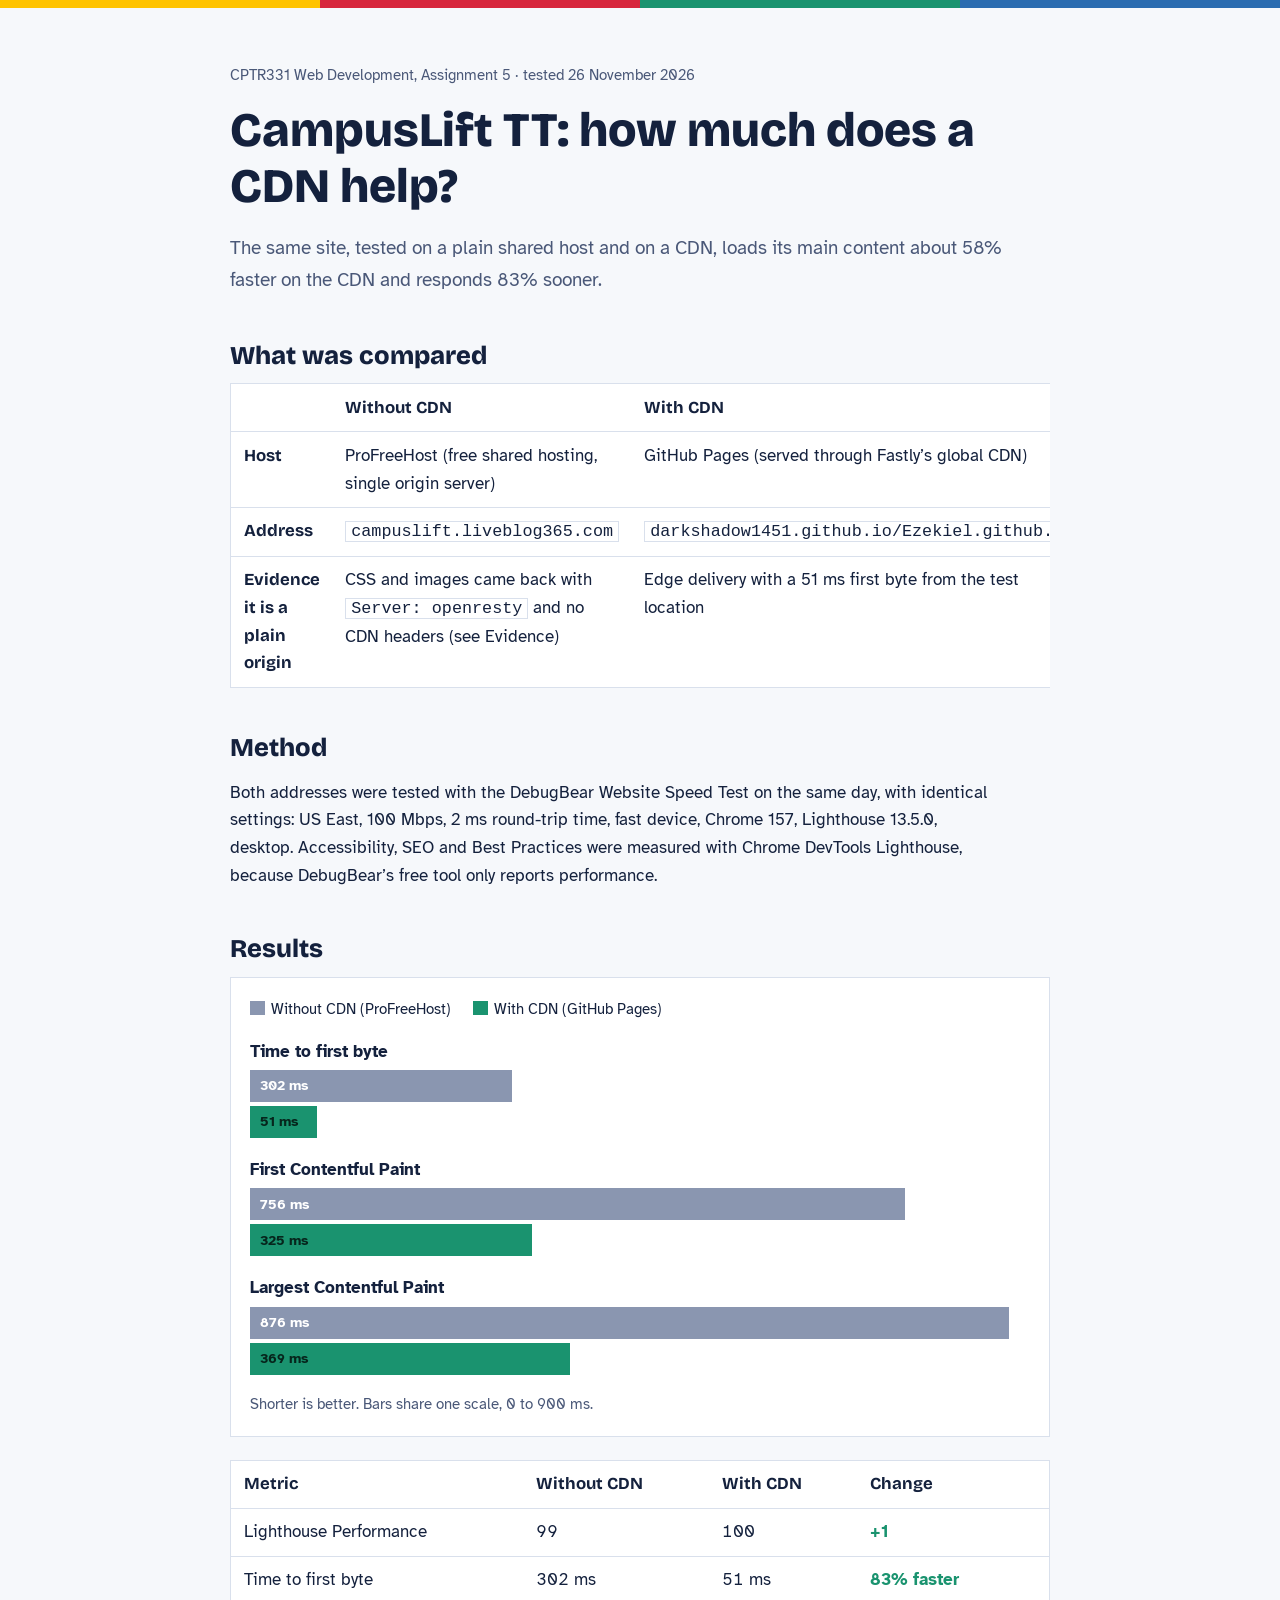
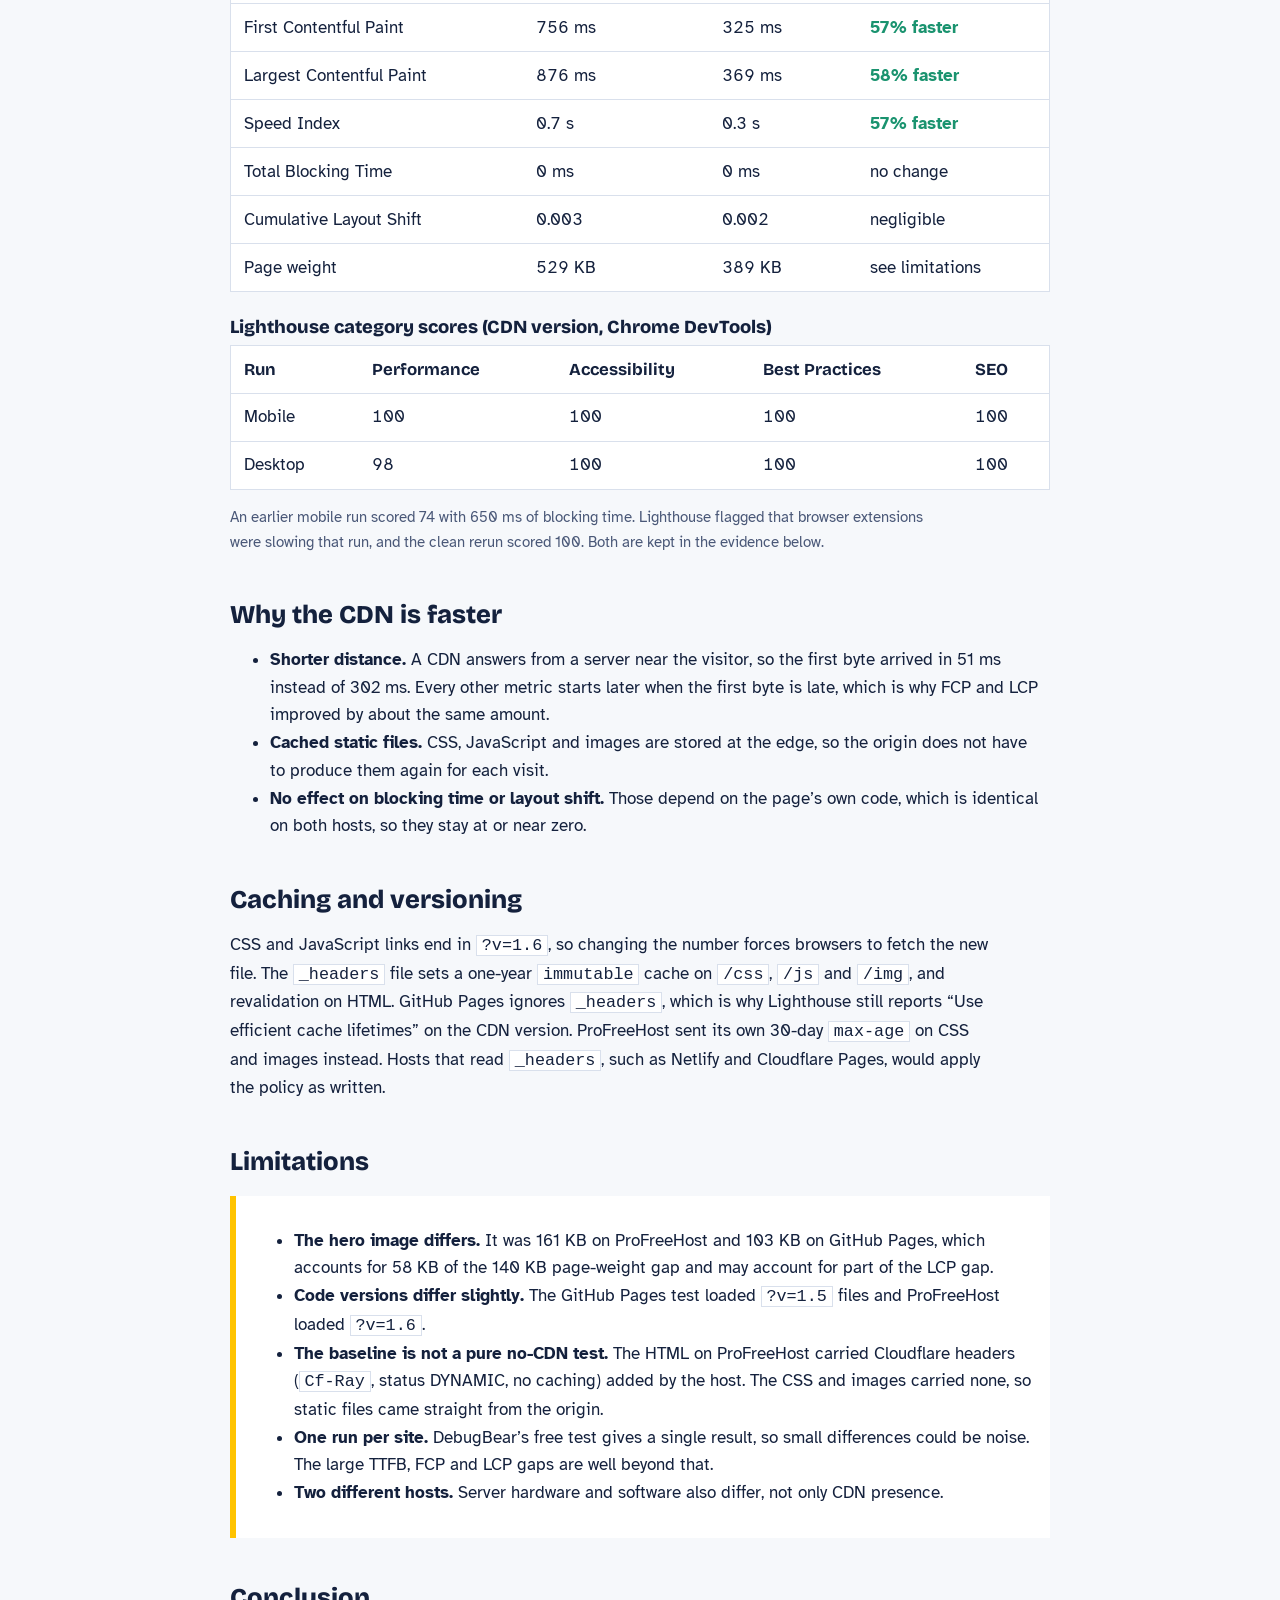
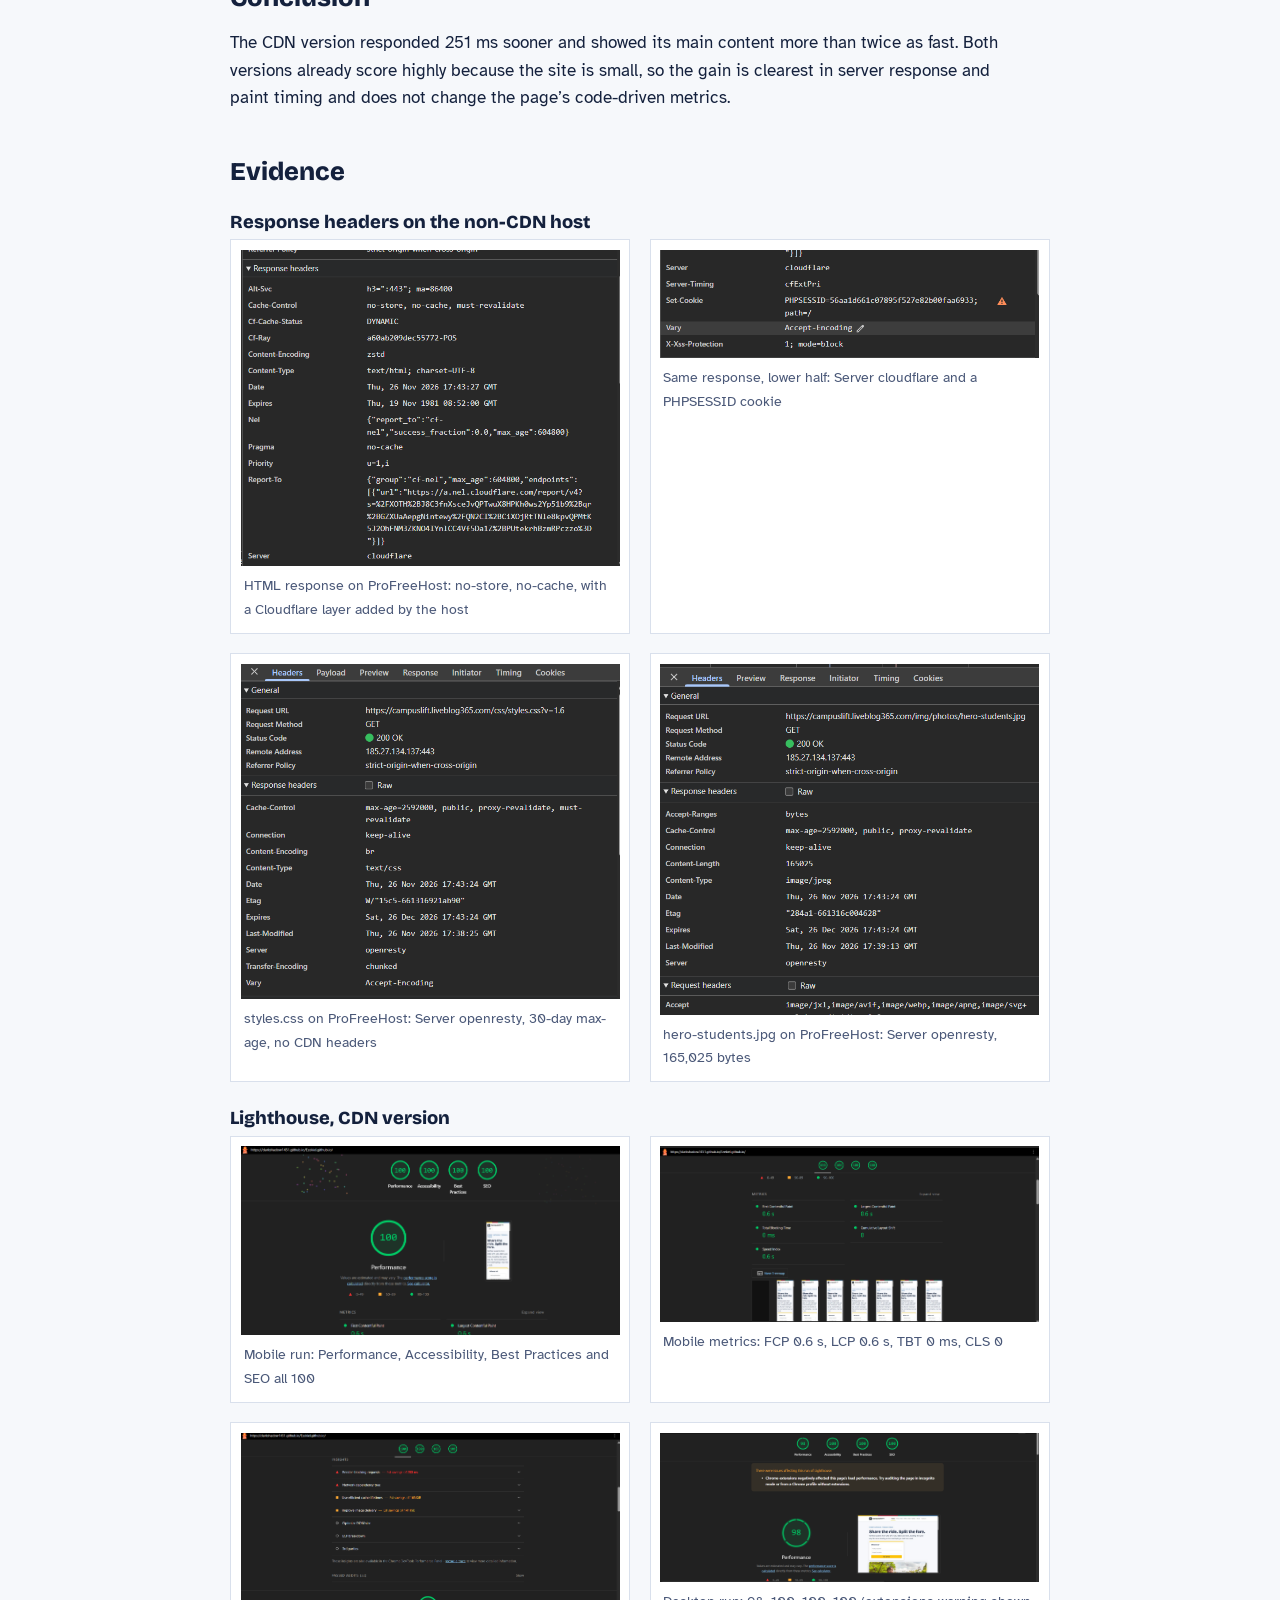
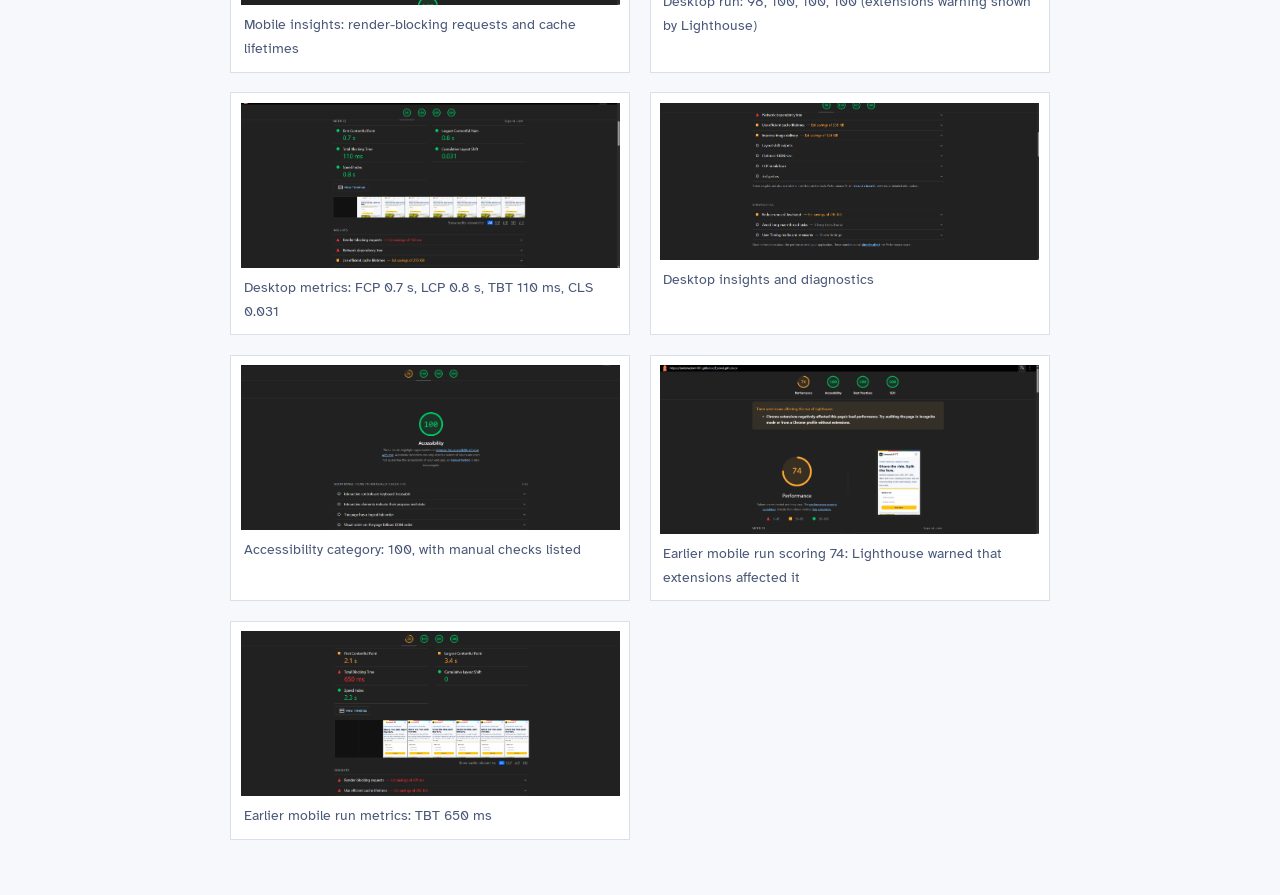
<file: performance-report.html>
<!DOCTYPE html>
<html lang="en">
<head>
<meta charset="utf-8">
<meta name="viewport" content="width=device-width, initial-scale=1, viewport-fit=cover">
<meta name="robots" content="noindex">
<title>CampusLift TT: CDN performance report</title>
<link rel="preconnect" href="https://fonts.googleapis.com">
<link href="https://fonts.googleapis.com/css2?family=Atkinson+Hyperlegible:wght@400;700&family=Bricolage+Grotesque:wght@700;800&display=swap" rel="stylesheet">
<style>
:root{--bg:#f6f8fb;--card:#fff;--ink:#14213d;--mute:#4a5878;--line:#d9e0ec;--yellow:#ffc300;--blue:#2b6cb0;--green:#1a936f;--red:#d7263d;--nocdn:#8a96b0;--cdn:#1a936f;box-sizing:border-box;padding-top:env(safe-area-inset-top,0px);padding-bottom:env(safe-area-inset-bottom,0px)}
@media (prefers-color-scheme:dark){:root:not([data-theme="light"]){--bg:#0b1230;--card:#141c40;--ink:#f2f5ff;--mute:#aab5d6;--line:#2a3566;--blue:#7db4f0;--nocdn:#6f7ca3;--cdn:#3cc9a0}}
:root[data-theme="dark"]{--bg:#0b1230;--card:#141c40;--ink:#f2f5ff;--mute:#aab5d6;--line:#2a3566;--blue:#7db4f0;--nocdn:#6f7ca3;--cdn:#3cc9a0}
html{scroll-padding-top:env(safe-area-inset-top,0px)}
*{box-sizing:border-box}
body{margin:0;background:var(--bg);color:var(--ink);font:1.05rem/1.65 "Atkinson Hyperlegible",system-ui,sans-serif}
.stripe{height:8px;background:linear-gradient(to right,var(--yellow) 25%,var(--red) 25% 50%,var(--green) 50% 75%,var(--blue) 75%)}
main{max-width:860px;margin:0 auto;padding:2.5rem 1.25rem 4rem}
h1,h2,h3{font-family:"Bricolage Grotesque",system-ui,sans-serif;font-weight:800;line-height:1.15}
h1{font-size:clamp(2rem,6vw,3rem);margin:.2rem 0 .6rem}
h2{font-size:1.6rem;margin:2.8rem 0 .8rem}
h3{font-size:1.15rem;margin:1.6rem 0 .4rem}
p,li{max-width:70ch}
.lead{font-size:1.2rem;color:var(--mute)}
.meta{color:var(--mute);font-size:.95rem}
.wrap{overflow-x:auto}
table{border-collapse:collapse;width:100%;min-width:560px;background:var(--card);border:1px solid var(--line)}
th,td{padding:.6rem .8rem;text-align:left;border-bottom:1px solid var(--line);vertical-align:top}
th{font-family:"Bricolage Grotesque",sans-serif;font-weight:700}
td.n{font-variant-numeric:tabular-nums}
.win{color:var(--cdn);font-weight:700}
.chart{background:var(--card);border:1px solid var(--line);padding:1.2rem}
.row{margin:0 0 1.1rem}.row:last-child{margin:0}
.lab{font-weight:700;margin-bottom:.3rem}
.bar{height:2rem;margin:.25rem 0;display:flex;align-items:center;padding:0 .6rem;color:#fff;font-weight:700;font-size:.9rem;min-width:4.2rem}
.bar.nocdn{background:var(--nocdn)}.bar.cdn{background:var(--cdn);color:#06251c}
@media (prefers-color-scheme:dark){.bar.nocdn{color:#0b1230}}
.legend{display:flex;gap:1.4rem;flex-wrap:wrap;margin:0 0 1rem;font-size:.95rem}
.legend i{display:inline-block;width:.9rem;height:.9rem;margin-right:.4rem;vertical-align:-.1rem}
.callout{border-left:6px solid var(--yellow);background:var(--card);padding:.9rem 1.1rem;margin:1.2rem 0}
.grid{display:grid;grid-template-columns:repeat(auto-fit,minmax(300px,1fr));gap:1.2rem}
figure{margin:0;background:var(--card);border:1px solid var(--line);padding:.6rem}
figure img{display:block;max-width:100%;height:auto}
figcaption{font-size:.9rem;color:var(--mute);padding:.5rem .2rem .1rem}
a{color:var(--blue)}
:focus-visible{outline:3px solid var(--blue);outline-offset:2px}
code{background:var(--card);border:1px solid var(--line);padding:0 .3rem}
</style>
</head>
<body>
<div class="stripe"></div>
<main>
<p class="meta">CPTR331 Web Development, Assignment 5 &middot; tested 26 November 2026</p>
<h1>CampusLift TT: how much does a CDN help?</h1>
<p class="lead">The same site, tested on a plain shared host and on a CDN, loads its main content about 58% faster on the CDN and responds 83% sooner.</p>

<h2>What was compared</h2>
<div class="wrap"><table>
<tr><th></th><th>Without CDN</th><th>With CDN</th></tr>
<tr><th>Host</th><td>ProFreeHost (free shared hosting, single origin server)</td><td>GitHub Pages (served through Fastly&rsquo;s global CDN)</td></tr>
<tr><th>Address</th><td><code>campuslift.liveblog365.com</code></td><td><code>darkshadow1451.github.io/Ezekiel.github.io</code></td></tr>
<tr><th>Evidence it is a plain origin</th><td>CSS and images came back with <code>Server: openresty</code> and no CDN headers (see Evidence)</td><td>Edge delivery with a 51 ms first byte from the test location</td></tr>
</table></div>

<h2>Method</h2>
<p>Both addresses were tested with the DebugBear Website Speed Test on the same day, with identical settings: US East, 100 Mbps, 2 ms round-trip time, fast device, Chrome 157, Lighthouse 13.5.0, desktop. Accessibility, SEO and Best Practices were measured with Chrome DevTools Lighthouse, because DebugBear&rsquo;s free tool only reports performance.</p>

<h2>Results</h2>
<div class="chart" role="img" aria-label="Bar chart: time to first byte 302 ms without CDN and 51 ms with CDN; first contentful paint 756 and 325 ms; largest contentful paint 876 and 369 ms">
<div class="legend"><span><i style="background:var(--nocdn)"></i>Without CDN (ProFreeHost)</span><span><i style="background:var(--cdn)"></i>With CDN (GitHub Pages)</span></div>
<div class="row"><div class="lab">Time to first byte</div><div class="tracks"><div class="bar nocdn" style="width:33.6%"><span>302 ms</span></div><div class="bar cdn" style="width:5.7%"><span>51 ms</span></div></div></div>
<div class="row"><div class="lab">First Contentful Paint</div><div class="tracks"><div class="bar nocdn" style="width:84.0%"><span>756 ms</span></div><div class="bar cdn" style="width:36.1%"><span>325 ms</span></div></div></div>
<div class="row"><div class="lab">Largest Contentful Paint</div><div class="tracks"><div class="bar nocdn" style="width:97.3%"><span>876 ms</span></div><div class="bar cdn" style="width:41.0%"><span>369 ms</span></div></div></div>
<p class="meta" style="margin:.8rem 0 0">Shorter is better. Bars share one scale, 0 to 900 ms.</p>
</div>

<div class="wrap" style="margin-top:1.4rem"><table>
<tr><th>Metric</th><th>Without CDN</th><th>With CDN</th><th>Change</th></tr>
<tr><td>Lighthouse Performance</td><td class="n">99</td><td class="n">100</td><td class="win">+1</td></tr>
<tr><td>Time to first byte</td><td class="n">302 ms</td><td class="n">51 ms</td><td class="win">83% faster</td></tr>
<tr><td>First Contentful Paint</td><td class="n">756 ms</td><td class="n">325 ms</td><td class="win">57% faster</td></tr>
<tr><td>Largest Contentful Paint</td><td class="n">876 ms</td><td class="n">369 ms</td><td class="win">58% faster</td></tr>
<tr><td>Speed Index</td><td class="n">0.7 s</td><td class="n">0.3 s</td><td class="win">57% faster</td></tr>
<tr><td>Total Blocking Time</td><td class="n">0 ms</td><td class="n">0 ms</td><td>no change</td></tr>
<tr><td>Cumulative Layout Shift</td><td class="n">0.003</td><td class="n">0.002</td><td>negligible</td></tr>
<tr><td>Page weight</td><td class="n">529 KB</td><td class="n">389 KB</td><td>see limitations</td></tr>
</table></div>

<h3>Lighthouse category scores (CDN version, Chrome DevTools)</h3>
<div class="wrap"><table>
<tr><th>Run</th><th>Performance</th><th>Accessibility</th><th>Best Practices</th><th>SEO</th></tr>
<tr><td>Mobile</td><td class="n">100</td><td class="n">100</td><td class="n">100</td><td class="n">100</td></tr>
<tr><td>Desktop</td><td class="n">98</td><td class="n">100</td><td class="n">100</td><td class="n">100</td></tr>
</table></div>
<p class="meta">An earlier mobile run scored 74 with 650 ms of blocking time. Lighthouse flagged that browser extensions were slowing that run, and the clean rerun scored 100. Both are kept in the evidence below.</p>

<h2>Why the CDN is faster</h2>
<ul>
<li><strong>Shorter distance.</strong> A CDN answers from a server near the visitor, so the first byte arrived in 51 ms instead of 302 ms. Every other metric starts later when the first byte is late, which is why FCP and LCP improved by about the same amount.</li>
<li><strong>Cached static files.</strong> CSS, JavaScript and images are stored at the edge, so the origin does not have to produce them again for each visit.</li>
<li><strong>No effect on blocking time or layout shift.</strong> Those depend on the page&rsquo;s own code, which is identical on both hosts, so they stay at or near zero.</li>
</ul>

<h2>Caching and versioning</h2>
<p>CSS and JavaScript links end in <code>?v=1.6</code>, so changing the number forces browsers to fetch the new file. The <code>_headers</code> file sets a one-year <code>immutable</code> cache on <code>/css</code>, <code>/js</code> and <code>/img</code>, and revalidation on HTML. GitHub Pages ignores <code>_headers</code>, which is why Lighthouse still reports &ldquo;Use efficient cache lifetimes&rdquo; on the CDN version. ProFreeHost sent its own 30-day <code>max-age</code> on CSS and images instead. Hosts that read <code>_headers</code>, such as Netlify and Cloudflare Pages, would apply the policy as written.</p>

<h2>Limitations</h2>
<div class="callout">
<ul>
<li><strong>The hero image differs.</strong> It was 161 KB on ProFreeHost and 103 KB on GitHub Pages, which accounts for 58 KB of the 140 KB page-weight gap and may account for part of the LCP gap.</li>
<li><strong>Code versions differ slightly.</strong> The GitHub Pages test loaded <code>?v=1.5</code> files and ProFreeHost loaded <code>?v=1.6</code>.</li>
<li><strong>The baseline is not a pure no-CDN test.</strong> The HTML on ProFreeHost carried Cloudflare headers (<code>Cf-Ray</code>, status DYNAMIC, no caching) added by the host. The CSS and images carried none, so static files came straight from the origin.</li>
<li><strong>One run per site.</strong> DebugBear&rsquo;s free test gives a single result, so small differences could be noise. The large TTFB, FCP and LCP gaps are well beyond that.</li>
<li><strong>Two different hosts.</strong> Server hardware and software also differ, not only CDN presence.</li>
</ul>
</div>

<h2>Conclusion</h2>
<p>The CDN version responded 251 ms sooner and showed its main content more than twice as fast. Both versions already score highly because the site is small, so the gain is clearest in server response and paint timing and does not change the page&rsquo;s code-driven metrics.</p>

<h2>Evidence</h2>
<h3>Response headers on the non-CDN host</h3>
<div class="grid">
<figure><a href="img/screenshots/headers-nocdn-html.png"><img src="img/screenshots/headers-nocdn-html.png" alt="HTML response on ProFreeHost: no-store, no-cache, with a Cloudflare layer added by the host" loading="lazy"></a><figcaption>HTML response on ProFreeHost: no-store, no-cache, with a Cloudflare layer added by the host</figcaption></figure>
<figure><a href="img/screenshots/headers-nocdn-html-server.png"><img src="img/screenshots/headers-nocdn-html-server.png" alt="Same response, lower half: Server cloudflare and a PHPSESSID cookie" loading="lazy"></a><figcaption>Same response, lower half: Server cloudflare and a PHPSESSID cookie</figcaption></figure>
<figure><a href="img/screenshots/headers-nocdn-styles-css.png"><img src="img/screenshots/headers-nocdn-styles-css.png" alt="styles.css on ProFreeHost: Server openresty, 30-day max-age, no CDN headers" loading="lazy"></a><figcaption>styles.css on ProFreeHost: Server openresty, 30-day max-age, no CDN headers</figcaption></figure>
<figure><a href="img/screenshots/headers-nocdn-hero-jpg.png"><img src="img/screenshots/headers-nocdn-hero-jpg.png" alt="hero-students.jpg on ProFreeHost: Server openresty, 165,025 bytes" loading="lazy"></a><figcaption>hero-students.jpg on ProFreeHost: Server openresty, 165,025 bytes</figcaption></figure>
</div>
<h3>Lighthouse, CDN version</h3>
<div class="grid">
<figure><a href="img/screenshots/lighthouse-cdn-mobile-overview.png"><img src="img/screenshots/lighthouse-cdn-mobile-overview.png" alt="Mobile run: Performance, Accessibility, Best Practices and SEO all 100" loading="lazy"></a><figcaption>Mobile run: Performance, Accessibility, Best Practices and SEO all 100</figcaption></figure>
<figure><a href="img/screenshots/lighthouse-cdn-mobile-metrics.png"><img src="img/screenshots/lighthouse-cdn-mobile-metrics.png" alt="Mobile metrics: FCP 0.6 s, LCP 0.6 s, TBT 0 ms, CLS 0" loading="lazy"></a><figcaption>Mobile metrics: FCP 0.6 s, LCP 0.6 s, TBT 0 ms, CLS 0</figcaption></figure>
<figure><a href="img/screenshots/lighthouse-cdn-mobile-insights.png"><img src="img/screenshots/lighthouse-cdn-mobile-insights.png" alt="Mobile insights: render-blocking requests and cache lifetimes" loading="lazy"></a><figcaption>Mobile insights: render-blocking requests and cache lifetimes</figcaption></figure>
<figure><a href="img/screenshots/lighthouse-cdn-desktop-overview.png"><img src="img/screenshots/lighthouse-cdn-desktop-overview.png" alt="Desktop run: 98, 100, 100, 100 (extensions warning shown by Lighthouse)" loading="lazy"></a><figcaption>Desktop run: 98, 100, 100, 100 (extensions warning shown by Lighthouse)</figcaption></figure>
<figure><a href="img/screenshots/lighthouse-cdn-desktop-metrics.png"><img src="img/screenshots/lighthouse-cdn-desktop-metrics.png" alt="Desktop metrics: FCP 0.7 s, LCP 0.8 s, TBT 110 ms, CLS 0.031" loading="lazy"></a><figcaption>Desktop metrics: FCP 0.7 s, LCP 0.8 s, TBT 110 ms, CLS 0.031</figcaption></figure>
<figure><a href="img/screenshots/lighthouse-cdn-desktop-insights.png"><img src="img/screenshots/lighthouse-cdn-desktop-insights.png" alt="Desktop insights and diagnostics" loading="lazy"></a><figcaption>Desktop insights and diagnostics</figcaption></figure>
<figure><a href="img/screenshots/lighthouse-cdn-accessibility.png"><img src="img/screenshots/lighthouse-cdn-accessibility.png" alt="Accessibility category: 100, with manual checks listed" loading="lazy"></a><figcaption>Accessibility category: 100, with manual checks listed</figcaption></figure>
<figure><a href="img/screenshots/lighthouse-cdn-mobile-extensions-run-overview.png"><img src="img/screenshots/lighthouse-cdn-mobile-extensions-run-overview.png" alt="Earlier mobile run scoring 74: Lighthouse warned that extensions affected it" loading="lazy"></a><figcaption>Earlier mobile run scoring 74: Lighthouse warned that extensions affected it</figcaption></figure>
<figure><a href="img/screenshots/lighthouse-cdn-mobile-extensions-run-metrics.png"><img src="img/screenshots/lighthouse-cdn-mobile-extensions-run-metrics.png" alt="Earlier mobile run metrics: TBT 650 ms" loading="lazy"></a><figcaption>Earlier mobile run metrics: TBT 650 ms</figcaption></figure>
</div>
</main>
</body>
</html>
</file>
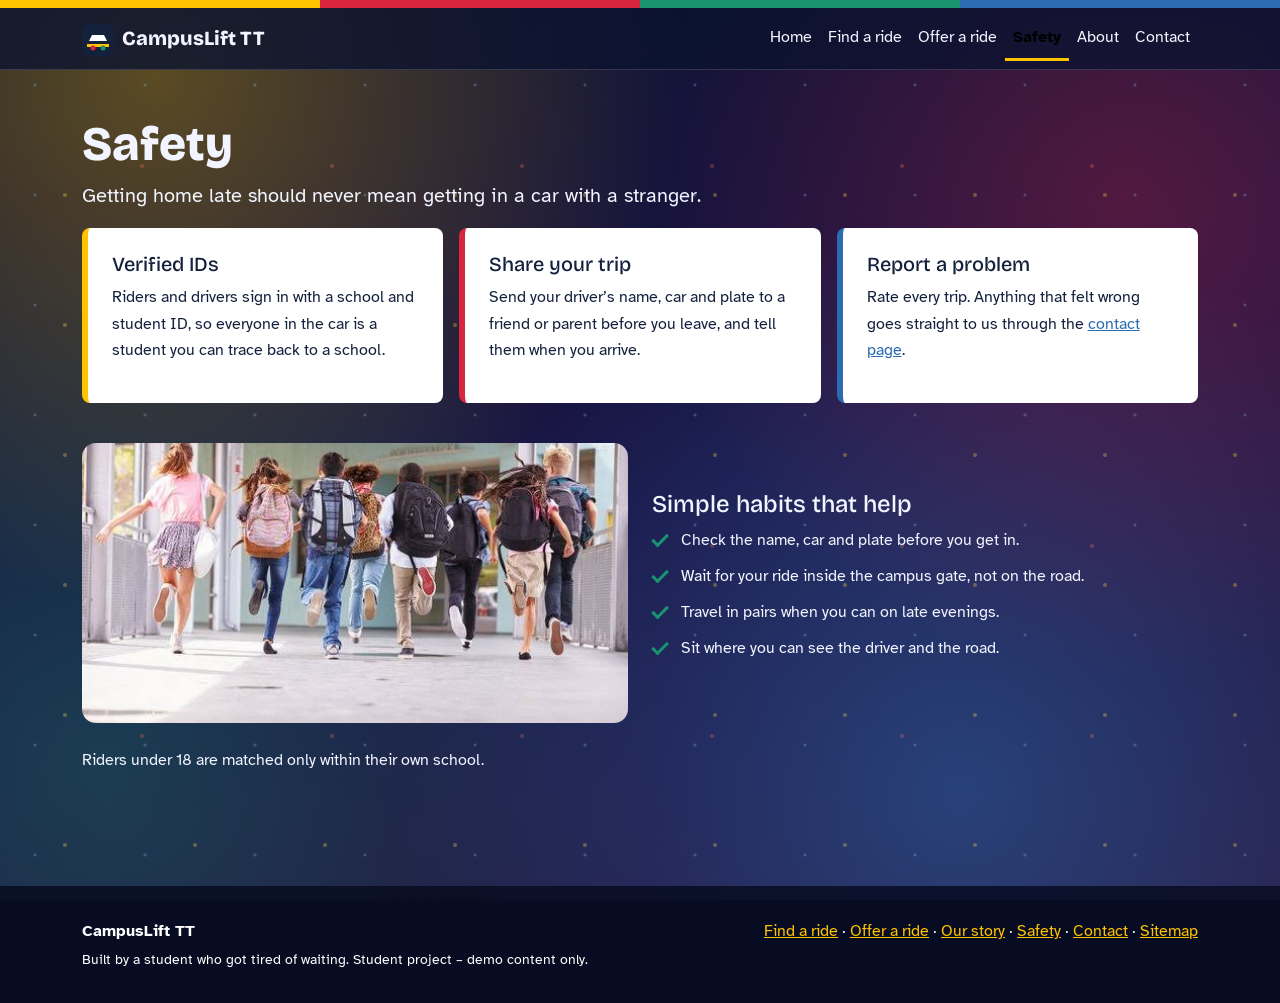
<file: safety.html>
<!doctype html>
<html lang="en">
  <head>
    <meta charset="utf-8">
    <meta name="viewport" content="width=device-width,initial-scale=1">
    <title>Safety | CampusLift TT</title>
    <meta
      name="description"
      content="How CampusLift TT keeps student carpools safe: verified IDs, trip sharing and easy reporting.">
    <link rel="canonical" href="https://campuslift.github.io/Ezekiel.github.io/safety.html">
    <link rel="icon" href="img/logo.svg">
    <link rel="preconnect" href="https://fonts.googleapis.com">
    <link rel="preconnect" href="https://fonts.gstatic.com" crossorigin>
    <link
      href="https://fonts.googleapis.com/css2?family=Atkinson+Hyperlegible:wght@400;700&family=Bricolage+Grotesque:wght@700;800&display=swap"
      rel="stylesheet">
    <link
      href="https://cdn.jsdelivr.net/npm/bootstrap@5.3.3/dist/css/bootstrap.min.css"
      rel="stylesheet">
    <link href="css/styles.css?v=1.6" rel="stylesheet">
  </head>
  <body>
    <a class="visually-hidden-focusable" href="#main">Skip to content</a>
    <div class="route-stripe" role="presentation"></div>
    <header>
      <nav class="navbar navbar-expand-md" aria-label="Main">
        <div class="container">
          <a class="navbar-brand" href="index.html"
            ><img src="img/logo.svg" width="32" height="32" alt="" class="me-2">CampusLift TT</a
          >
          <button
            class="navbar-toggler"
            type="button"
            data-bs-toggle="collapse"
            data-bs-target="#nav"
            aria-controls="nav"
            aria-expanded="false"
            aria-label="Toggle navigation"
          >
            <span class="navbar-toggler-icon"></span>
          </button>
          <div class="collapse navbar-collapse" id="nav">
            <ul class="navbar-nav ms-auto">
              <li class="nav-item"><a class="nav-link" href="index.html">Home</a></li>
              <li class="nav-item"><a class="nav-link" href="find-ride.html">Find a ride</a></li>
              <li class="nav-item"><a class="nav-link" href="offer-ride.html">Offer a ride</a></li>
              <li class="nav-item">
                <a class="nav-link active" aria-current="page" href="safety.html">Safety</a>
              </li>
              <li class="nav-item"><a class="nav-link" href="about.html">About</a></li>
              <li class="nav-item"><a class="nav-link" href="contact.html">Contact</a></li>
            </ul>
          </div>
        </div>
      </nav>
    </header>
    <main id="main">
      <div class="container">
        <section>
          <h1>Safety</h1>
          <p class="lead">Getting home late should never mean getting in a car with a stranger.</p>
          <div class="row g-3">
            <div class="col-md-4">
              <div class="panel">
                <h2 class="h5">Verified IDs</h2>
                <p>
                  Riders and drivers sign in with a school and student ID, so everyone in the car is
                  a student you can trace back to a school.
                </p>
              </div>
            </div>
            <div class="col-md-4">
              <div class="panel red">
                <h2 class="h5">Share your trip</h2>
                <p>
                  Send your driver&rsquo;s name, car and plate to a friend or parent before you
                  leave, and tell them when you arrive.
                </p>
              </div>
            </div>
            <div class="col-md-4">
              <div class="panel blue">
                <h2 class="h5">Report a problem</h2>
                <p>
                  Rate every trip. Anything that felt wrong goes straight to us through the
                  <a href="contact.html">contact page</a>.
                </p>
              </div>
            </div>
          </div>
          <div class="row g-4 align-items-center mt-3">
            <div class="col-md-6">
              <img
                src="img/photos/campus-students.jpg"
                data-fallback="img/campus.svg"
                class="photo"
                loading="lazy"
                width="640"
                height="400"
                alt="Students running out of school together with their backpacks">
            </div>
            <div class="col-md-6">
              <h2 class="h4">Simple habits that help</h2>
              <ul class="tick list-unstyled">
                <li>Check the name, car and plate before you get in.</li>
                <li>Wait for your ride inside the campus gate, not on the road.</li>
                <li>Travel in pairs when you can on late evenings.</li>
                <li>Sit where you can see the driver and the road.</li>
              </ul>
            </div>
          </div>
          <p class="mt-4">Riders under 18 are matched only within their own school.</p>
        </section>
      </div>
    </main>
    <footer>
      <div class="container">
        <div class="row g-3">
          <div class="col-md-6">
            <p class="mb-1"><strong>CampusLift TT</strong></p>
            <p class="mb-0 small">
              Built by a student who got tired of waiting. Student project &ndash; demo content
              only.
            </p>
          </div>
          <div class="col-md-6 text-md-end">
            <p class="mb-0">
              <a href="find-ride.html">Find a ride</a> &middot;
              <a href="offer-ride.html">Offer a ride</a> &middot;
              <a href="about.html">Our story</a> &middot; <a href="safety.html">Safety</a> &middot;
              <a href="contact.html">Contact</a> &middot; <a href="sitemap.xml">Sitemap</a>
            </p>
          </div>
        </div>
      </div>
    </footer>
    <script
      src="https://cdn.jsdelivr.net/npm/bootstrap@5.3.3/dist/js/bootstrap.bundle.min.js"
      defer
    ></script>
    <script src="js/main.js?v=1.6" defer></script>
  </body>
</html>
</file>
<file: css/styles.css>
/* colours */
:root {
  --ink: #14213d;
  --bg: #f6f8fb;
  --yellow: #ffc300;
  --red: #d7263d;
  --green: #1a936f;
  --blue: #2b6cb0;
  --glow: #ffd24a;
  --night: #0b1230;
}

/* page basics */
body {
  background-color: var(--night);
  color: #f2f5ff;
  font-family: "Atkinson Hyperlegible", sans-serif;
  line-height: 1.65;
}

h1,
h2,
h3,
.navbar-brand {
  font-family: "Bricolage Grotesque", sans-serif;
  font-weight: 800;
}

h1 {
  font-size: 3rem;
  line-height: 1.1;
}

section {
  padding: 3rem 0;
}

:focus-visible {
  outline: 3px solid var(--glow);
  outline-offset: 2px;
}

.panel :focus-visible,
.stat :focus-visible,
.where-card :focus-visible,
.card-photo :focus-visible {
  outline-color: var(--blue);
}

/* night-sky background: soft colour glows and floating sparks, no image files */
body::before,
body::after {
  content: "";
  inset: 0;
  pointer-events: none;
  position: fixed;
  z-index: -1;
}

body::before {
  background:
    radial-gradient(circle at 12% 8%, rgba(255, 195, 0, 0.32), transparent 38%),
    radial-gradient(circle at 88% 22%, rgba(215, 38, 61, 0.3), transparent 36%),
    radial-gradient(circle at 75% 88%, rgba(43, 108, 176, 0.5), transparent 46%),
    radial-gradient(circle at 8% 85%, rgba(26, 147, 111, 0.32), transparent 40%),
    linear-gradient(160deg, #0b1230 0%, #1b1445 55%, #2a1740 100%);
}

body::after {
  background-image:
    radial-gradient(circle, rgba(255, 210, 74, 0.9) 0 1.5px, transparent 2.5px),
    radial-gradient(circle, rgba(255, 120, 90, 0.8) 0 1.5px, transparent 2.5px),
    radial-gradient(circle, rgba(140, 200, 255, 0.8) 0 1px, transparent 2px);
  background-position: 0 0, 47px 71px, 90px 30px;
  background-size: 130px 130px, 190px 190px, 110px 110px;
  opacity: 0.35;
}

/* skip link must stay readable when it appears */
.visually-hidden-focusable:focus {
  background: white;
  color: var(--ink);
  padding: 0.5rem 1rem;
}

/* links on the dark background */
a {
  color: var(--glow);
}

.panel a,
.stat a,
.where-card a,
.card-photo a {
  color: var(--blue);
}

/* coloured bar at the very top */
.route-stripe {
  height: 8px;
  background: linear-gradient(
    to right,
    var(--yellow) 25%,
    var(--red) 25%,
    var(--red) 50%,
    var(--green) 50%,
    var(--green) 75%,
    var(--blue) 75%
  );
}

/* menu */
.navbar {
  backdrop-filter: blur(8px);
  background: rgba(11, 18, 48, 0.78);
  border-bottom: 1px solid rgba(255, 255, 255, 0.15);
}

.navbar .navbar-brand,
.navbar .nav-link {
  color: #f2f5ff;
}

.navbar .nav-link:hover {
  color: var(--glow);
}

.navbar-toggler {
  border-color: rgba(255, 255, 255, 0.6);
}

.navbar-toggler-icon {
  filter: invert(1);
}

.nav-link.active {
  border-bottom: 3px solid var(--yellow);
  font-weight: 700;
}

/* footer */
footer {
  background: rgba(8, 12, 32, 0.85);
  color: white;
  margin-top: 3rem;
  padding: 2rem 0;
}

footer a {
  color: var(--yellow);
}

/* yellow button */
.btn-go {
  background: var(--yellow);
  border: 0;
  color: var(--ink);
  font-weight: 700;
}

.btn-go:hover {
  background: #e6b000;
  color: var(--ink);
}

/* small blue heading above the title */
.eyebrow {
  color: #8cc8ff;
  font-size: 0.8rem;
  font-weight: 700;
  text-transform: uppercase;
}

/* white box with a coloured edge */
.panel {
  background: white;
  color: var(--ink);
  border-left: 6px solid var(--yellow);
  border-radius: 8px;
  padding: 1.5rem;
}

.panel.red {
  border-color: var(--red);
}

.panel.green {
  border-color: var(--green);
}

.panel.blue {
  border-color: var(--blue);
}

/* big number boxes */
.stat {
  background: white;
  color: var(--ink);
  border-bottom: 4px solid var(--yellow);
  border-radius: 10px;
  height: 100%;
  padding: 1.25rem 1rem;
}

.stat .num {
  display: block;
  font-family: "Bricolage Grotesque", sans-serif;
  font-size: 2rem;
  font-weight: 800;
}

/* photos: all cropped to the same height so they line up */
.photo {
  border-radius: 14px;
  display: block;
  height: 280px;
  object-fit: cover;
  width: 100%;
}

.hero-img {
  height: 340px;
}

/* card with a photo on top */
.card-photo {
  background: white;
  color: var(--ink);
  border-radius: 14px;
  box-shadow: 0 4px 15px rgba(0, 0, 0, 0.1);
  overflow: hidden;
}

.card-photo .photo {
  border-radius: 0;
}

/* list with green ticks */
.tick li {
  margin-bottom: 0.6rem;
  padding-left: 1.8rem;
  position: relative;
}

.tick li::before {
  border-bottom: 3px solid var(--green);
  border-left: 3px solid var(--green);
  content: "";
  height: 0.55rem;
  left: 0;
  position: absolute;
  top: 0.45rem;
  transform: rotate(-45deg);
  width: 1rem;
}

/* home page */
.hero {
  padding: 4rem 0;
}

.hero-img {
  box-shadow: 0 10px 30px rgba(0, 0, 0, 0.2);
}

.where-card {
  background: white;
  color: var(--ink);
  border-radius: 14px;
  border-top: 6px solid var(--yellow);
  box-shadow: 0 6px 20px rgba(0, 0, 0, 0.12);
  max-width: 420px;
  padding: 1.5rem;
}

.steps .panel {
  height: 100%;
  padding-top: 2.6rem;
  position: relative;
}

.steps .n {
  align-items: center;
  background: var(--ink);
  border-radius: 50%;
  color: white;
  display: flex;
  font-size: 0.9rem;
  font-weight: 700;
  height: 1.8rem;
  justify-content: center;
  left: 1.5rem;
  position: absolute;
  top: 0.8rem;
  width: 1.8rem;
}

/* find a ride page */
.fare {
  color: var(--green);
  font-family: "Bricolage Grotesque", sans-serif;
  font-size: 2rem;
  font-weight: 800;
}

/* phones */
@media (max-width: 576px) {
  h1 {
    font-size: 2.2rem;
  }

  .hero {
    padding: 2rem 0;
  }

  .hero-img,
  .photo {
    height: 220px;
  }
}
</file>
